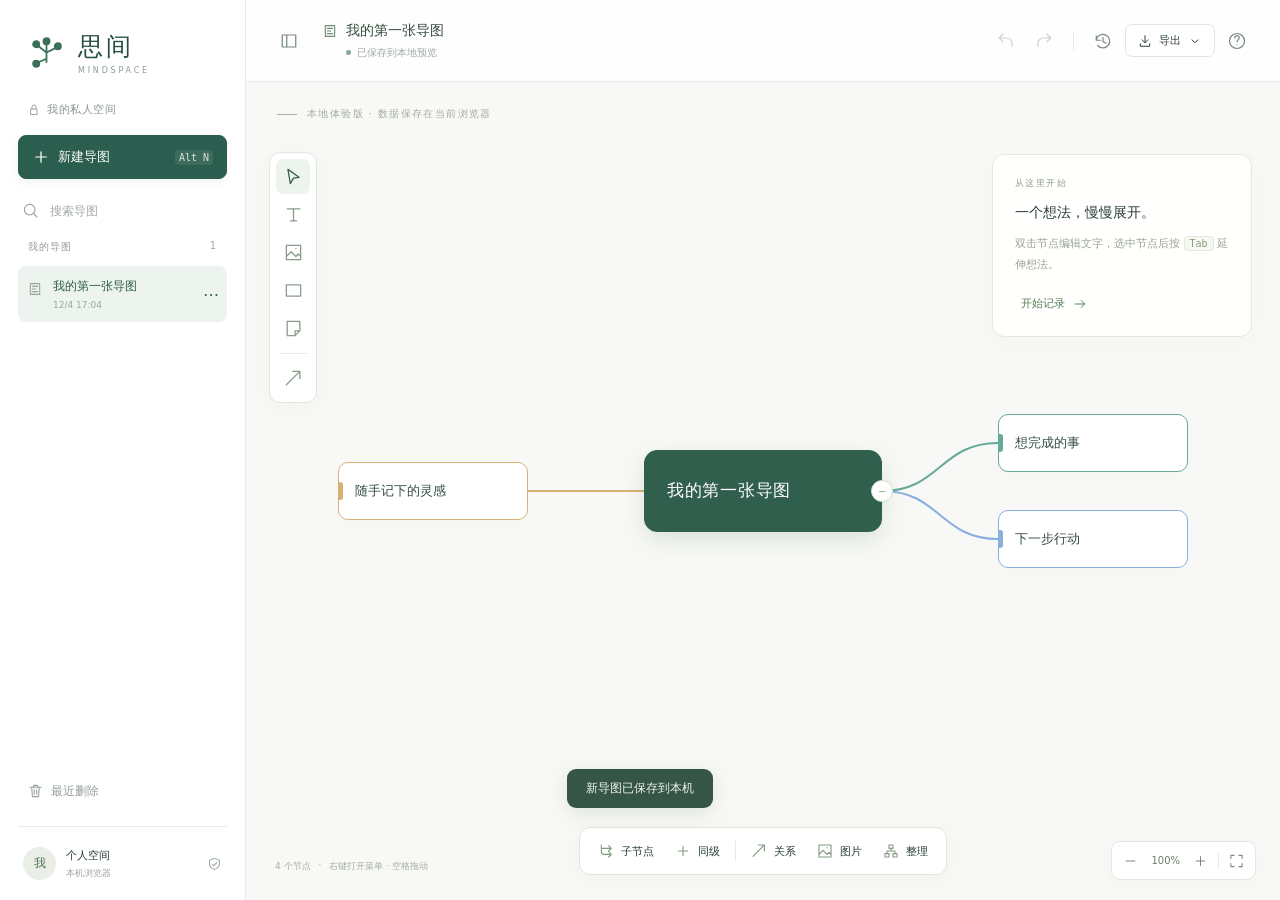
<file: index.html>
<!doctype html>
<html lang="zh-CN"><head><meta charset="utf-8"><meta name="viewport" content="width=device-width, initial-scale=1"><title>思间 · 本地体验版</title><link rel="icon" href="data:image/svg+xml,%3Csvg%20xmlns%3D%22http%3A%2F%2Fwww.w3.org%2F2000%2Fsvg%22%20viewBox%3D%220%200%2064%2064%22%3E%3Crect%20width%3D%2264%22%20height%3D%2264%22%20rx%3D%2216%22%20fill%3D%22%23315f4e%22%2F%3E%3Cg%20stroke%3D%22%23e4efdc%22%20fill%3D%22%23e4efdc%22%20stroke-width%3D%223%22%3E%3Cpath%20d%3D%22M32%2012v41M32%2031%2015%2018M32%2031%2051%2021M32%2043%2015%2052%22%2F%3E%3Ccircle%20cx%3D%2232%22%20cy%3D%2212%22%20r%3D%224%22%2F%3E%3Ccircle%20cx%3D%2214%22%20cy%3D%2218%22%20r%3D%224%22%2F%3E%3Ccircle%20cx%3D%2251%22%20cy%3D%2220%22%20r%3D%224%22%2F%3E%3Ccircle%20cx%3D%2214%22%20cy%3D%2252%22%20r%3D%224%22%2F%3E%3C%2Fg%3E%3C%2Fsvg%3E"><style>
:root{font-family:Inter,"PingFang SC","Microsoft YaHei",system-ui,sans-serif;color:#283c35;background:#f7f8f7;font-synthesis:none;--green:#285c4d;--muted:#8b9690;--border:#e7ebe7}
*{box-sizing:border-box}body{margin:0}button,input,textarea,select{font:inherit}button{cursor:pointer}button:disabled{opacity:.35;cursor:default}button,a,input,textarea,select{-webkit-tap-highlight-color:transparent}button{color:inherit;border:0;background:none}button:focus-visible,a:focus-visible{outline:3px solid #a6cbbd;outline-offset:3px}input:focus,textarea:focus,select:focus{outline:0;border-color:#82af9d}svg.icon{width:18px;height:18px;stroke:currentColor;fill:none;stroke-width:1.65;stroke-linecap:round;stroke-linejoin:round;flex-shrink:0}span[data-icon]{display:inline-flex}.hidden{display:none!important}#app{display:flex;height:100dvh;min-height:480px;overflow:hidden}.sidebar{width:246px;flex-shrink:0;background:#fff;border-right:1px solid var(--border);padding:30px 18px 0;display:flex;flex-direction:column;z-index:5;transition:margin .2s}.sidebar.collapsed{margin-left:-246px}.brand{display:flex;align-items:center;gap:11px;text-decoration:none;color:#254f41;margin:0 12px 27px;font-size:25px;font-weight:650;letter-spacing:3px}.brand small{display:block;font-size:8px;letter-spacing:2.8px;margin-top:3px;color:#8c9c92;font-weight:500}.brand-symbol{width:37px;height:39px;display:flex;align-items:center}.brand-symbol svg{width:33px;fill:#3b7059;stroke:#3b7059;stroke-width:1.7}.space-label{display:flex;align-items:center;gap:7px;font-size:11px;letter-spacing:.6px;color:#8b958d;margin:0 10px 18px}.space-label svg{width:12px;height:12px}.primary{background:#2c5e4f;color:white;border:1px solid #2c5e4f;border-radius:8px;padding:10px 16px;display:inline-flex;gap:8px;align-items:center;justify-content:center;font-size:13px;font-weight:550}.primary:hover{background:#204b3e}.new-map{width:100%;height:44px;justify-content:flex-start;padding:0 13px;box-shadow:0 3px 8px #285d4e13}.new-map kbd{margin-left:auto;background:#ffffff15;color:#d6e3db;border:0;font-size:10px;padding:2px 4px;font-weight:400}.search{margin:23px 5px 20px;display:flex;align-items:center;gap:9px;color:#99a199}.search svg{width:16px}.search input{border:0;background:none;min-width:0;width:100%;font-size:12px;color:#4d6056}.search input::placeholder{color:#a2aaa3}.section-title{display:flex;justify-content:space-between;color:#929b94;font-size:10px;letter-spacing:1px;padding:0 10px 12px}.section-title span{font-size:10px;color:#a1aaa1}.map-list{flex:1;overflow:auto;margin:0 -5px;padding:0 5px}.map-row{display:flex;align-items:center;border-radius:8px;margin-bottom:5px;padding-right:3px;transition:background .15s}.map-row:hover{background:#f6f8f5}.map-row.active{background:#edf3ef;color:#315d4b}.map-open{min-width:0;flex:1;display:flex;gap:10px;align-items:flex-start;text-align:left;padding:12px 9px}.map-open svg{width:16px;margin-top:2px;color:#96a899}.map-open .map-text{min-width:0;flex:1}.map-open strong{font-size:12px;font-weight:500;white-space:nowrap;text-overflow:ellipsis;overflow:hidden;display:block;max-width:155px}.map-open small{font-size:9px;color:#9ba69e;display:block;margin-top:5px}.map-menu{opacity:0;font-size:16px;padding:5px}.map-row:hover .map-menu,.map-row.active .map-menu{opacity:1}.sidebar-bottom{margin-top:20px}.plain{display:flex;align-items:center;gap:8px;font-size:12px;padding:10px 7px;border-radius:6px}.plain:hover{background:#f3f6f3}.trash-button{color:#929e94;margin:0 3px 16px}.trash-button svg{width:15px}.personal{border-top:1px solid var(--border);padding:20px 5px;display:flex;align-items:center;gap:10px}.avatar{width:33px;height:33px;border-radius:50%;background:#e9efe6;color:#547352;display:grid;place-items:center;font-size:12px}.personal strong{font-size:11px;font-weight:550;display:block}.personal small{font-size:9px;color:#9ca69d;display:block;max-width:135px;overflow:hidden;text-overflow:ellipsis;margin-top:4px}.personal>span{margin-left:auto;color:#9dab9e}.personal svg{width:15px}.workspace{flex:1;min-width:0;display:flex;flex-direction:column}.topbar{height:82px;flex-shrink:0;background:#ffffffed;border-bottom:1px solid var(--border);display:flex;align-items:center;padding:0 27px;gap:17px;z-index:4}.icon-button{width:32px;height:32px;display:inline-flex;align-items:center;justify-content:center;border-radius:7px;color:#7b8a80;flex-shrink:0}.icon-button:hover{background:#edf2ed;color:#2f5a48}.document-heading{flex:1;min-width:0}.document-title{display:flex;align-items:center;gap:8px}.doc-icon{color:#6f8c79}.doc-icon svg{width:16px}.document-title input{background:none;border:0;font-weight:550;font-size:14px;color:#354b3d;max-width:330px;min-width:80px;width:100%;padding:0}.document-title input:focus{box-shadow:0 1px #a4bfac}.save-state{display:flex;gap:6px;align-items:center;font-size:10px;color:#a0aaa2;padding:0;margin:6px 0 0 24px}.status-dot{width:5px;height:5px;border-radius:50%;background:#8baa93}.save-state.pending .status-dot{background:#d6ac62}.save-state.error{color:#b77664}.save-state.error .status-dot{background:#c47b65}.top-actions{display:flex;align-items:center;gap:6px}.divider{width:1px;height:20px;background:#e7ebe6;margin:0 7px}.outline{border:1px solid #dfe7df;border-radius:7px;height:33px;display:inline-flex;align-items:center;justify-content:center;gap:7px;padding:0 12px;font-size:11px;background:#fff}.outline svg{width:14px;height:14px}.outline:hover{background:#f4f7f3}.board-area{flex:1;min-height:0;display:flex;position:relative}.canvas{position:relative;flex:1;min-width:0;overflow:hidden;background-color:#f8f9f6;background-image:radial-gradient(#c4cec3 0.7px,transparent 0.7px);background-size:22px 22px;outline:none!important;touch-action:none;cursor:default}.canvas.panning{cursor:grabbing}.canvas-caption{position:absolute;left:31px;top:25px;display:flex;align-items:center;gap:10px;font-size:10px;letter-spacing:1.4px;color:#a1aba0;pointer-events:none}.caption-line{height:1px;width:20px;background:#a7b8a5}.world{position:absolute;left:50%;top:50%;transform-origin:0 0}.edges{position:absolute;overflow:visible;left:0;top:0;width:1px;height:1px;pointer-events:none}.edge{fill:none;opacity:1}.node{position:absolute;display:flex;flex-direction:column;justify-content:center;border:1px solid var(--node-line,#dfe9df);background:#fff;box-shadow:0 3px 9px #405a3b05;border-radius:10px;padding:14px 16px;color:#425b4a;user-select:none;cursor:grab;outline:none;transition:box-shadow .12s,border-color .12s}.node:focus-visible{box-shadow:0 0 0 3px #a6c5b44d}.node.root{background:#315f4e;border-color:#315f4e;color:white;border-radius:13px;box-shadow:0 8px 23px #3a604426;padding:18px 22px}.node.selected{box-shadow:0 0 0 3px var(--node-bg,#dcece0),0 4px 15px #3e573619;border-color:var(--node-line)}.node.root.selected{box-shadow:0 0 0 4px #c9dcce,0 8px 23px #3a604426}.node.drop-target{outline:3px dashed #7fb49a}.node .label{display:block;flex:0 1 auto;min-height:0;overflow:auto;overscroll-behavior:contain;overflow-wrap:anywhere;word-break:break-word;font-size:13px;line-height:22px;font-weight:500;white-space:pre-wrap}.node.root .label{font-size:17px;line-height:24px;font-weight:550;letter-spacing:.7px}.node .label[contenteditable=true]{cursor:text;user-select:text;outline:0;flex:1 1 auto;min-height:0;display:block;max-height:none;overflow:auto}.node:not(.root)::before{content:"";position:absolute;width:4px;height:18px;left:0;top:50%;transform:translateY(-50%);border-radius:0 3px 3px 0;background:var(--node-line)}.node-image{height:92px;width:100%;object-fit:cover;border-radius:5px;margin:0 0 9px;cursor:zoom-in;background:#edf1eb}.node-image-count{font-size:9px;position:absolute;right:20px;top:19px;background:#ffffffdf;color:#586e5d;padding:2px 5px;border-radius:4px}.notes-marker{display:flex;align-items:center;gap:4px;font-size:9px;color:#a3afa1;margin-top:4px}.notes-marker svg{width:11px;height:11px}.root .notes-marker{color:#c7d9ca}.collapse-node{position:absolute;top:50%;transform:translateY(-50%);right:-12px;background:#fff;border:1px solid #d5e2d4;width:22px;height:22px;border-radius:50%;display:grid;place-items:center;color:#7d9d81;font-size:10px;box-shadow:0 1px 3px #5572500b}.node.side-left .collapse-node{right:auto;left:-12px}.canvas-footer{position:absolute;left:29px;bottom:27px;display:flex;gap:8px;font-size:9px;color:#a1ada0;pointer-events:none}.zoom-controls{position:absolute;right:24px;bottom:20px;display:flex;align-items:center;background:#ffffffed;border:1px solid #e2e8df;box-shadow:0 3px 15px #4a684a07;border-radius:9px;padding:4px}.zoom-controls .icon-button{width:29px;height:29px}.zoom-controls .icon-button svg{width:15px}.zoom-controls .divider{margin:0 3px;height:16px}.zoom-value{font-size:10px;min-width:40px;color:#6b7f6e}.floating-tools{position:absolute;left:50%;bottom:25px;transform:translateX(-50%);display:flex;align-items:center;gap:3px;padding:7px 9px;background:#ffffffed;border:1px solid #e0e8dd;border-radius:11px;box-shadow:0 4px 18px #3d593b0b}.floating-tools>button{display:flex;align-items:center;gap:7px;font-size:11px;padding:8px 9px;border-radius:6px;white-space:nowrap}.floating-tools>button:hover{background:#eef4ed;color:#326246}.floating-tools svg{width:16px;height:16px;color:#829982}.floating-tools .divider{margin:0 3px}.welcome-card{position:absolute;right:28px;top:72px;width:260px;border:1px solid #e0e9dc;border-radius:12px;background:#fffffff2;padding:22px;box-shadow:0 5px 25px #49604006}.eyebrow{font-size:9px;letter-spacing:1.4px;color:#8ea187;display:block;margin-bottom:12px}.welcome-card strong{font-size:14px;font-weight:550}.welcome-card p{font-size:11px;color:#99a393;line-height:1.9;margin:12px 0 18px}.welcome-card button{font-size:11px;color:#537b54;display:flex;gap:8px;align-items:center}.welcome-card svg{width:14px}.inspector{width:274px;flex-shrink:0;border-left:1px solid var(--border);background:#fff;padding:20px;overflow:auto;display:flex;flex-direction:column}.inspector-header{display:flex;align-items:center;justify-content:space-between;margin-bottom:22px}.inspector-header strong{font-size:12px;font-weight:550}.field-label{font-size:10px;font-weight:500;display:flex;justify-content:space-between;margin:18px 0 9px;color:#7f9082}.field-label span{font-weight:400;color:#aeb7ad;font-size:9px}.field-label:first-of-type{margin-top:0}textarea,select{resize:vertical;border:1px solid #e2e8df;border-radius:7px;background:#fafbf9;padding:10px 12px;font-size:12px;line-height:1.8;color:#4d654f;max-width:100%;width:100%}textarea::placeholder{color:#b2bcb0;font-size:11px}select{font-size:11px;background:#fff;height:38px;flex-shrink:0}.color-list{display:flex;gap:12px;padding:4px 0}.color-swatch{width:22px;height:22px;background:var(--swatch);border-radius:50%;border:4px solid #fff;box-shadow:0 0 0 1px transparent}.color-swatch.active{box-shadow:0 0 0 1px var(--swatch)}.text-button{font-size:10px;color:#65916c;padding:0}.node-images{display:flex;gap:7px;flex-wrap:wrap}.attachment{position:relative}.attachment img{width:65px;height:58px;border-radius:5px;object-fit:cover;cursor:zoom-in}.attachment button{position:absolute;right:-4px;top:-4px;border-radius:50%;width:18px;height:18px;background:#fff;border:1px solid #e3e8df;color:#89967f;font-size:12px}.attachment-empty{font-size:10px;color:#b2bbae;line-height:1.8;border:1px dashed #e3e9df;border-radius:7px;padding:12px;width:100%;text-align:center}.inspector-bottom{margin-top:auto;padding-top:30px;display:flex;justify-content:space-between;gap:4px}.inspector-bottom .plain{font-size:10px;padding:8px 4px}.inspector-bottom svg{width:13px;height:13px}.danger{color:#b57d70}.toast{position:fixed;bottom:92px;left:50%;transform:translateX(-50%);padding:11px 19px;border-radius:9px;background:#2d4f40f5;color:#f0f5ed;font-size:12px;z-index:30;box-shadow:0 5px 20px #36543722;max-width:85vw;text-align:center}.menu{position:fixed;top:67px;right:53px;z-index:10;background:white;box-shadow:0 6px 35px #36543716;border:1px solid #e2e8df;border-radius:10px;padding:7px;width:230px}.menu button{width:100%;display:flex;align-items:center;text-align:left;gap:10px;padding:12px 10px;font-size:11px;border-radius:5px}.menu button:hover{background:#f2f6ef}.menu svg{width:15px;color:#87a080}.menu small{margin-left:auto;font-size:9px;color:#b0baaa}dialog{width:460px;max-width:92vw;border:1px solid #dfe7da;border-radius:16px;padding:25px;color:#435d45;box-shadow:0 15px 70px #1b341b28}dialog::backdrop{background:#24392330;backdrop-filter:blur(3px)}.dialog-header{display:flex;align-items:center;justify-content:space-between;margin-bottom:15px}.dialog-header h2{font-size:17px;margin:0;font-weight:550}#dialog-body{font-size:12px;color:#899681;line-height:1.9;max-height:60vh;overflow:auto}.dialog-actions{display:flex;justify-content:flex-end;gap:9px;margin-top:22px}.dialog-actions .outline,.dialog-actions .primary{height:36px;font-size:11px}.dialog-list-row{display:flex;align-items:center;justify-content:space-between;border-bottom:1px solid #edf1e9;padding:12px 0;gap:20px}.dialog-list-row strong{display:block;font-size:12px;color:#5a7357;font-weight:500}.dialog-list-row small{display:block;font-size:10px;color:#a5b19e}.dialog-list-row button{font-size:11px;color:#628c5c;white-space:nowrap}.help-row{display:flex;justify-content:space-between;margin:12px 0}.help-row kbd,kbd{border:1px solid #e1e7db;border-radius:4px;background:#f6f8f2;padding:1px 5px;font-size:10px;color:#8d9c82}.image-preview{max-width:100%;border-radius:6px}.loading-empty{font-size:11px;color:#a8b4a1;line-height:2.2;padding:14px 10px}.loading-mark{position:absolute;inset:0;display:grid;place-content:center;font-size:12px;letter-spacing:2px;color:#8fa08a;background:#f8f9f6d9;z-index:2}.loading-mark:before{content:"";width:23px;height:23px;border:2px solid #d8e4d0;border-top-color:#779c69;border-radius:50%;margin:0 auto 15px;animation:spin 1s linear infinite}@keyframes spin{to{transform:rotate(360deg)}}@media(min-width:1600px){.sidebar{width:266px;padding-left:23px;padding-right:23px}.sidebar.collapsed{margin-left:-266px}.topbar{height:88px}.node .label{font-size:14px}}@media(max-width:1100px){.sidebar{width:215px}.sidebar.collapsed{margin-left:-215px}.inspector{width:240px;padding:16px}.canvas-footer .shortcut-hint{display:none}.floating-tools>button{padding:8px 6px}.floating-tools>button span:not([data-icon]){display:none}.topbar{padding:0 17px;gap:10px}.top-actions{gap:2px}.document-title input{max-width:230px}}@media(max-width:760px){.sidebar{position:absolute;top:0;bottom:0;box-shadow:5px 0 30px #39503415}.sidebar.collapsed{margin-left:-246px}.topbar{height:73px;padding:0 12px;gap:8px}.top-actions #history,.top-actions #help,.top-actions .divider{display:none}.top-actions #export{padding:0 9px;font-size:0;gap:0}.top-actions #export svg:last-child{display:none}.document-title input{font-size:12px;max-width:180px}.save-state{font-size:8px;margin-left:0}.doc-icon{display:none}.top-actions .icon-button{width:27px}.inspector{position:absolute;right:0;top:0;bottom:0;width:245px;box-shadow:-5px 0 25px #3950340c;z-index:3}.canvas-caption{font-size:9px;left:20px;top:20px}.canvas-footer{left:20px;bottom:72px}.floating-tools{left:20px;transform:none;bottom:21px;gap:0;padding:5px}.zoom-controls{right:14px}.zoom-controls .icon-button{width:24px}.zoom-value{min-width:32px}.welcome-card{right:18px;top:60px;width:240px}.menu{right:16px}.new-map kbd{display:none}}

.inspector{position:absolute;right:0;top:0;bottom:0;z-index:3;box-shadow:-4px 0 20px #36543705}

.basic-tools{position:absolute;left:23px;top:70px;z-index:5;padding:6px;background:#fff;border:1px solid #e0e7dd;border-radius:11px;box-shadow:0 4px 20px #41613d09;display:flex;flex-direction:column;gap:3px}.basic-tools button{width:34px;height:35px;display:grid;place-items:center;border-radius:7px;color:#8a9d8a}.basic-tools button:hover,.basic-tools button.active{background:#edf4ed;color:#376448}.basic-tools .icon{width:19px;height:19px}.tool-separator{height:1px;background:#e5ece2;margin:4px 3px}.line-options{position:absolute;left:80px;top:245px;z-index:8;background:#fff;padding:5px;border:1px solid #e1e8dd;border-radius:8px;box-shadow:0 4px 22px #4866440e}.line-options button{display:flex;align-items:center;gap:12px;padding:9px 12px;width:100%;font-size:18px;color:#607d61;border-radius:5px}.line-options button span{font-size:11px}.line-options button:hover{background:#f0f5ed}.format-toolbar{position:absolute;top:17px;left:50%;transform:translateX(-50%);display:flex;gap:10px;align-items:center;background:#fff;border:1px solid #e0e8dc;border-radius:9px;box-shadow:0 3px 19px #365b320b;padding:6px 8px;z-index:7;max-width:calc(100% - 30px)}.text-format,.connector-format{display:flex;align-items:center;gap:5px}.format-toolbar select{width:auto;max-width:109px;background:none;border:0;padding:4px 5px;height:29px;font-size:11px;cursor:pointer}.format-toolbar input[type=number]{width:49px;height:27px;border:0;border-left:1px solid #e4ebe0;background:white;font-size:12px;text-align:center;color:#5d7358}.format-toolbar button{width:28px;height:28px;border-radius:5px;font-size:16px;color:#71856c}.format-toolbar button:hover,.format-toolbar button[aria-pressed=true]{background:#eaf2e5;color:#355c32}.format-bold{font-family:Georgia,serif;font-weight:700;text-decoration:underline}.color-control{display:flex;align-items:center;justify-content:center;width:27px;height:27px;position:relative;font-size:15px;border-bottom:3px solid var(--text-color,#375333);cursor:pointer}.color-control input{position:absolute;inset:0;opacity:0;width:100%;height:100%;cursor:pointer}.connector-format input[type=color]{border:0;background:none;padding:3px;width:25px;height:27px;cursor:pointer}.connector-format{border-left:1px solid #e4ebe0;padding-left:5px}#locked-hint{font-size:10px;color:#b49c6b;white-space:nowrap;padding:0 5px}.node>.node-image,.node>.notes-marker{flex-shrink:0}.node.free-object{cursor:grab;box-shadow:0 3px 12px #37523405}.node.free-text{border-color:transparent;background:transparent;box-shadow:none;padding:6px}.node.free-text:before,.node.free-image:before{display:none}.node.free-text.selected{border:1px dashed #8eaf88;box-shadow:none}.node.free-note{border-radius:3px;background:#fbf3c9!important;border:1px solid #e8dba0!important;box-shadow:1px 6px 12px #8c79390c;padding:18px}.node.free-rectangle{border-radius:5px;background:var(--node-bg)}.node.free-image{padding:0;border-radius:5px;overflow:visible;background:none;border:1px solid transparent;box-shadow:none}.node.free-image.selected{border-color:#92ac89;box-shadow:0 0 0 2px #dce9d3}.node.free-image>.node-image{width:100%;height:100%;margin:0;object-fit:contain;border-radius:4px;background:#ffffff80}.node.free-image>.label,.node.free-image>.notes-marker{display:none}.node.locked{cursor:default}.object-lock{position:absolute;right:5px;bottom:-19px;font-size:9px;letter-spacing:.3px;color:#9eae93;pointer-events:none}.resize-handle{position:absolute;right:-5px;bottom:-5px;width:10px;height:10px;background:#fff;border:1px solid #7c9e6e;border-radius:2px;cursor:nwse-resize;z-index:2}.link-hit{fill:none;stroke:transparent;stroke-width:14;pointer-events:stroke;cursor:pointer}.free-link{fill:none;pointer-events:none}.link-endpoint{fill:white;stroke:#688960;stroke-width:1.4;pointer-events:all;cursor:crosshair}.edges{pointer-events:none}.canvas.tool-crosshair{cursor:crosshair}.tool-hint{position:absolute;top:68px;left:50%;transform:translateX(-50%);pointer-events:none;font-size:11px;background:#f4f8efdf;border:1px solid #e2ebda;border-radius:20px;padding:7px 15px;color:#78926e;z-index:6;white-space:nowrap}.context-menu{position:fixed;z-index:60;min-width:211px;padding:6px;background:#fff;border:1px solid #e1e8dd;border-radius:10px;box-shadow:0 8px 36px #294b2621}.context-menu button{width:100%;display:flex;justify-content:space-between;align-items:center;padding:9px 10px;text-align:left;font-size:11px;gap:24px;border-radius:5px;white-space:nowrap}.context-menu button:hover{background:#eff5e9}.context-menu small{font-size:9px;color:#a1ae98}.context-menu .menu-separator{height:1px;background:#e8eee2;margin:5px 3px}.context-menu .danger{color:#b57d70}.context-menu button:disabled{opacity:.35}.canvas-caption{transition:opacity .15s}.canvas:has(.format-toolbar:not(.hidden)) .canvas-caption{opacity:0}.node-images.drop-over{outline:2px dashed #89ac78}.canvas.file-over{box-shadow:inset 0 0 0 3px #90b57f}#inspector.is-image #parent-select,#inspector.is-free #parent-select{display:none}#inspector.is-free #fold{display:none}@media(max-width:950px){.format-toolbar{left:81px;transform:none}.format-toolbar .text-format{gap:2px}.format-toolbar select{max-width:80px}.format-toolbar .connector-format{padding-left:3px}.basic-tools{left:18px}}@media(max-width:600px){.format-toolbar{left:12px;right:12px;top:14px;max-width:none;justify-content:center;flex-wrap:wrap;gap:3px;padding:5px}.format-toolbar input[type=number]{width:43px}.format-toolbar select{max-width:81px}.format-toolbar .connector-format{border-left:0}.basic-tools{left:12px;top:80px}.basic-tools button{width:29px;height:31px}.tool-hint{top:60px;font-size:9px}.line-options{left:61px;top:244px}}

.rename-label{display:block;font-size:12px;color:#4f6856;margin:4px 0 8px}.rename-input{display:block;width:100%;border:1px solid #d8e3d8;border-radius:8px;padding:11px 12px;background:#fff;color:#354b3d;font-size:14px}.rename-input:focus{outline:2px solid #dceade;outline-offset:1px;border-color:#82af9d}.rename-input[aria-invalid="true"]{border-color:#bd7869}.rename-hint{font-size:11px;margin:9px 0 0;color:#929e8e}.rename-error{font-size:12px;color:#aa5e4e;margin:9px 0 0}

.canvas{overflow:clip}.connection-caption{cursor:text;pointer-events:all}.connection-caption rect{fill:#f8f9f6;stroke:none}.connection-caption text{font:12px "Microsoft YaHei","PingFang SC",Arial,sans-serif;fill:#506a59;user-select:none}.tree-link-hit:focus-visible,.link-hit:focus-visible{stroke:#96b5a5;stroke-opacity:.25;outline:none}.format-toolbar .line-label-button{width:auto;min-width:58px;padding:0 7px;font-size:11px;white-space:nowrap}#connection-label-input{background:#fff;font-size:14px}

.branch-handle{cursor:crosshair;touch-action:none;user-select:none}.branch-handle.empty{opacity:0;transition:opacity .12s}.node:hover>.branch-handle,.node.selected>.branch-handle,.node:focus-within>.branch-handle{opacity:1}.branch-handle:hover{border-color:#72a58b;background:#eff7f1}.canvas.drawing-child,.canvas.drawing-child .branch-handle{cursor:crosshair}.child-drag-preview{pointer-events:none}.child-drag-preview path{fill:none;stroke:#73a68c;stroke-width:1.7;stroke-dasharray:5 4}.child-drag-preview rect{fill:#ffffffdf;stroke:#76a78e;stroke-width:1.4;stroke-dasharray:5 3}.child-drag-preview text{font:13px "Microsoft YaHei","PingFang SC",Arial,sans-serif;fill:#476c55}.child-drag-preview .child-drag-instruction{font-size:11px;fill:#7c927b}

.selection-marquee{position:absolute;z-index:12;border:1.5px dashed #4b967c;background:#7ab59b20;pointer-events:none}.selection-tools{position:absolute;left:50%;bottom:83px;transform:translateX(-50%);z-index:10;display:flex;align-items:center;gap:5px;white-space:nowrap;background:#fff;border:1px solid #dce7dc;border-radius:9px;padding:6px 8px;box-shadow:0 4px 20px #41613d12;font-size:11px}.selection-tools>span{color:#849780;padding:0 7px}.selection-tools button{padding:7px 9px;border-radius:5px;color:#466d50}.selection-tools button:hover{background:#edf5ea}.group-selection-outline{position:absolute;border:1.5px dashed #75a68b;border-radius:12px;pointer-events:none}.node[aria-selected=true]{outline:1px solid #75a68b}@media(max-width:760px){.selection-tools{left:12px;right:12px;transform:none;bottom:78px;max-width:calc(100% - 24px);flex-wrap:wrap;justify-content:center;white-space:normal}}

.node.relation-source{outline:2px dashed #55937a;outline-offset:6px}.floating-tools>button.active{background:#e7f1e8;color:#326246}

.node.rectangle-node{border-radius:5px;background:var(--node-bg);padding:14px 16px;box-shadow:0 3px 12px #37523405}

.format-toolbar{flex-wrap:wrap;justify-content:center}.connector-format{flex-wrap:wrap;justify-content:center}

.connection-cut{opacity:0;pointer-events:none;cursor:pointer;transition:opacity .12s}.connection-control:hover>.connection-cut,.connection-control:focus-within>.connection-cut,.connection-control.active>.connection-cut,.connection-cut:focus-visible{opacity:1;pointer-events:all}.connection-cut .cut-background{fill:#fff;stroke:#d5dfd5;stroke-width:1.2}.connection-cut .cut-icon{fill:none;stroke:#738c78;stroke-width:1.5;stroke-linecap:round}.connection-cut:hover .cut-background,.connection-cut:focus-visible .cut-background{fill:#fff3eb;stroke:#bf8e73}.connection-cut:hover .cut-icon{stroke:#a35d42}.connection-cut:focus-visible{outline:none}.format-toolbar .cut-line-button{color:#a36a50}

.context-menu,.selection-tools,.format-toolbar,.basic-tools{user-select:none}.context-menu input,.context-menu textarea,.format-toolbar input{user-select:text}.selection-tools button:disabled{opacity:.4;cursor:default}

.selection-tools{width:max-content;max-width:calc(100% - 24px);flex-wrap:wrap;justify-content:center;white-space:normal}
</style></head>
<body>
<div id="app">
<aside class="sidebar" id="sidebar">
 <a class="brand" href="#"><span class="brand-symbol"><svg viewBox="0 0 32 32"><path d="M16 6v20M16 16 7 9M16 16 26 11M16 22 7 26"/><circle cx="16" cy="5" r="3"/><circle cx="6" cy="8" r="3"/><circle cx="27" cy="10" r="3"/><circle cx="6" cy="27" r="3"/></svg></span><span>思间<small>MINDSPACE</small></span></a>
 <div class="space-label"><span data-icon="lock"></span> 我的私人空间</div>
 <button class="primary new-map" id="new-map"><span data-icon="plus"></span>新建导图 <kbd>Alt N</kbd></button>
 <label class="search"><span data-icon="search"></span><input id="map-search" placeholder="搜索导图" aria-label="搜索导图"></label>
 <div class="section-title">我的导图 <span id="map-count">0</span></div>
 <nav id="map-list" class="map-list" aria-label="导图列表"></nav>
 <div class="sidebar-bottom"><button class="plain trash-button" id="trash"><span data-icon="trash"></span>最近删除</button><div class="personal"><div class="avatar" id="avatar">我</div><div><strong>个人空间</strong><small id="user-name">正在连接…</small></div><span data-icon="shield"></span></div></div>
</aside>
<main class="workspace">
 <header class="topbar"><button class="icon-button" id="toggle-sidebar" aria-label="切换侧栏" data-icon="panel"></button><div class="document-heading"><div class="document-title"><span class="doc-icon" data-icon="map"></span><input id="map-title" aria-label="导图名称" maxlength="100" value="思间"></div><button class="save-state" id="save-state"><span class="status-dot"></span><span id="save-text">正在读取本机数据</span></button></div><div class="top-actions"><button class="icon-button" id="undo" title="撤销 Ctrl+Z" aria-label="撤销" data-icon="undo"></button><button class="icon-button" id="redo" title="重做 Ctrl+Shift+Z" aria-label="重做" data-icon="redo"></button><div class="divider"></div><button class="icon-button" id="history" aria-label="历史版本" title="历史版本" data-icon="history"></button><button class="outline" id="export"><span data-icon="download"></span>导出<span data-icon="chevron"></span></button><button class="icon-button" id="help" aria-label="操作帮助" data-icon="help"></button></div></header>
 <div class="board-area"><section id="canvas" class="canvas" tabindex="0" aria-label="思维导图画布"><div class="canvas-caption"><span class="caption-line"></span>本地体验版 · 数据保存在当前浏览器</div>
<div id="basic-tools" class="basic-tools" aria-label="画布工具">
<button data-tool="select" class="active" title="选择 / 移动 V" aria-label="选择工具"><span data-icon="pointer"></span></button>
<button data-tool="text" title="文字 T" aria-label="插入文字"><span data-icon="type"></span></button>
<button id="canvas-image" title="插入图片" aria-label="插入独立图片"><span data-icon="image"></span></button>
<button data-tool="rectangle" title="矩形节点 R" aria-label="插入矩形节点"><span data-icon="rectangle"></span></button>
<button data-tool="note" title="便签 N" aria-label="插入便签"><span data-icon="sticky"></span></button>
<div class="tool-separator"></div>
<button id="line-tool" title="连线 L" aria-label="连线工具"><span data-icon="connector"></span></button>
</div>
<div id="line-options" class="line-options hidden"><button data-line-mode="straight">↗ <span>直线</span></button><button data-line-mode="elbow">↳ <span>折线</span></button><button data-line-mode="curve">⌁ <span>曲线</span></button><button data-relationship-mode>┄ <span>关系虚线</span></button></div>
<div id="format-toolbar" class="format-toolbar hidden" aria-label="基础格式">
<div class="text-format">
<select id="font-family" aria-label="字体"><option value="sans">系统黑体</option><option value="serif">宋体</option><option value="mono">等宽字体</option></select>
<input id="font-size" type="number" min="10" max="96" step="1" aria-label="字号" title="字号">
<button id="font-bold" class="format-bold" aria-label="加粗" title="加粗 Ctrl+B" aria-pressed="false">B</button>
<select id="text-align" aria-label="文字对齐"><option value="left">左对齐</option><option value="center">居中</option><option value="right">右对齐</option></select>
<label class="color-control" title="文字颜色">A<input id="text-color" type="color" aria-label="文字颜色"></label>
</div>
<div class="connector-format">
<button id="cut-line" class="line-label-button cut-line-button" title="剪断当前连线，保留两端节点" aria-label="剪断连线">✂ 剪断</button>
<button id="line-label" class="line-label-button" aria-label="编辑连线文字" title="添加或修改连线文字">连线文字</button>
<select id="line-type" aria-label="连线样式"><option value="straight">直线</option><option value="elbow">折线</option><option value="curve">曲线</option></select>
<select id="line-dash" aria-label="实线或虚线"><option value="solid">实线</option><option value="dashed">虚线</option></select>
<select id="line-width" aria-label="连线粗细"><option value="1">细</option><option value="2">标准</option><option value="3">粗</option></select>
<button id="line-arrow" aria-label="连线箭头" aria-pressed="true" title="显示箭头">↗</button>
<input id="line-color" type="color" aria-label="连线颜色" title="连线颜色"><button id="copy-line-style" class="line-label-button" title="复制当前线条的颜色、粗细、虚实、线型和箭头">复制样式</button><button id="paste-line-style" class="line-label-button" title="将复制的线条样式应用到当前连线">粘贴样式</button>
</div><span id="locked-hint" class="hidden">已锁定</span>
</div>
<div id="tool-hint" class="tool-hint hidden" role="status"></div><div id="world" class="world"><svg id="edges" class="edges" role="group" aria-label="导图连线"></svg><div id="nodes"></div></div><div id="welcome" class="welcome-card hidden"><span class="eyebrow">从这里开始</span><strong>一个想法，慢慢展开。</strong><p>双击节点编辑文字，选中节点后按 <kbd>Tab</kbd> 延伸想法。</p><button id="dismiss-welcome">开始记录 <span data-icon="arrow"></span></button></div><div class="canvas-footer"><span id="node-count">0 个节点</span><span>·</span><span class="shortcut-hint">右键打开菜单 · 空格拖动</span></div><div class="zoom-controls"><button class="icon-button" id="zoom-out" aria-label="缩小" data-icon="minus"></button><button class="zoom-value" id="zoom-value" title="重置为 100%">100%</button><button class="icon-button" id="zoom-in" aria-label="放大" data-icon="plus"></button><div class="divider"></div><button class="icon-button" id="fit" aria-label="适应画布" title="适应画布" data-icon="fit"></button></div><div class="floating-tools"><button id="add-child" title="添加子节点 Tab"><span data-icon="branch"></span><span>子节点</span></button><button id="add-sibling" title="添加同级节点 Enter"><span data-icon="plus"></span><span>同级</span></button><div class="divider"></div><button id="add-relation" title="连接两个主题的关系虚线"><span data-icon="connector"></span><span>关系</span></button><button id="add-image" title="插入图片"><span data-icon="image"></span><span>图片</span></button><button id="arrange" title="自动整理"><span data-icon="layout"></span><span>整理</span></button></div></section>
 <aside id="inspector" class="inspector hidden"><div class="inspector-header"><strong>节点详情</strong><button class="icon-button" id="close-inspector" aria-label="关闭节点详情" data-icon="close"></button></div><label class="field-label" for="node-label">想法</label><textarea id="node-label" maxlength="2000" rows="3" placeholder="写下你的想法"></textarea><div class="field-label">分支颜色</div><div id="colors" class="color-list"></div><label class="field-label" for="node-notes">备注 <span>可选</span></label><textarea id="node-notes" maxlength="10000" rows="5" placeholder="补充细节、链接，或者留给以后的自己…"></textarea><div class="field-label">图片 <button class="text-button" id="inspector-image">添加</button></div><div id="node-images" class="node-images"></div><div class="field-label">上级节点</div><select id="parent-select" aria-label="更改上级节点"></select><div class="inspector-bottom"><button class="plain" id="fold"><span data-icon="fold"></span><span>折叠分支</span></button><button class="plain danger" id="delete-node"><span data-icon="trash"></span>删除节点</button></div></aside></div>
</main></div>
<div id="toast" class="toast hidden" role="status"></div><div id="export-menu" class="menu hidden"><button id="export-png"><span data-icon="image"></span>导出为图片 <small>PNG</small></button><button id="export-backup"><span data-icon="archive"></span>导出完整备份 <small>含图片</small></button><button id="import-backup"><span data-icon="upload"></span>导入备份文件</button></div>
<dialog id="dialog"><div class="dialog-header"><h2 id="dialog-title"></h2><button id="dialog-close" class="icon-button" aria-label="关闭弹窗" data-icon="close"></button></div><div id="dialog-body"></div><div id="dialog-actions" class="dialog-actions"></div></dialog>
<input type="file" id="image-input" accept="image/png,image/jpeg,image/webp,image/gif" hidden><input type="file" id="backup-input" accept=".json,.mindspace" hidden>
<script type="module">
const COLORS=["teal","blue","rose","amber","violet"],ID=/^[a-zA-Z0-9_-]{1,100}$/,HEX=/^#[0-9a-fA-F]{6}$/;
const fonts={sans:'"Microsoft YaHei","PingFang SC",Arial,sans-serif',serif:'"SimSun","Songti SC",serif',mono:'"Consolas","Courier New",monospace'};
function textStyle(n){const s=n.style||{};return {family:fonts[s.fontFamily]||fonts.sans,size:s.fontSize||(n.kind==="rectangle"?16:n.free?(n.kind==="text"?24:16):(n.parentId===null&&!n.detached?17:13)),bold:s.bold??(n.parentId===null&&!n.detached&&!n.free&&n.kind!=="rectangle"),align:s.align||"left",color:s.textColor||(n.parentId===null&&!n.detached&&!n.free&&n.kind!=="rectangle"?"#ffffff":"#354e40")};}
function style(s={}){const n=Number(s.fontSize);return {fontFamily:["sans","serif","mono"].includes(s.fontFamily)?s.fontFamily:"sans",...(Number.isFinite(n)?{fontSize:Math.max(10,Math.min(96,Math.round(n)))}:{}),...(typeof s.bold==="boolean"?{bold:s.bold}:{}),align:["left","center","right"].includes(s.align)?s.align:"left",...(HEX.test(s.textColor)?{textColor:s.textColor}:{})};}
function point(n){return Number.isFinite(n)&&Math.abs(n)<=100000;}
function validateGraph(value){
 if(!value||value.version!==1||!Array.isArray(value.nodes)||value.nodes.length<1||value.nodes.length>1000)throw new Error("导图需要包含 1–1000 个节点");
 const ids=new Set(),nodes=value.nodes.map(n=>{
  if(!n||!ID.test(n.id)||ids.has(n.id))throw new Error("节点编号不正确");ids.add(n.id);
  if(typeof n.label!=="string"||n.label.length>2000||typeof(n.notes??"")!=="string"||(n.notes??"").length>10000)throw new Error("节点文字过长");
  if(typeof(n.edgeLabel??"")!=="string"||(n.edgeLabel??"").length>100)throw new Error("连线文字最多 100 个字符");
  if(!point(n.x)||!point(n.y))throw new Error("节点位置不正确");
  if(n.parentId!==null&&!ID.test(n.parentId))throw new Error("节点关系不正确");
  if(n.groupId!=null&&(typeof n.groupId!=="string"||!ID.test(n.groupId)))throw new Error("编组编号不正确");
  const images=n.images??[];if(!Array.isArray(images)||images.length>8||images.some(a=>!ID.test(a)))throw new Error("图片引用不正确");
  const rectangle=n.kind==="rectangle",free=!!n.free&&!rectangle;if(n.free&&(n.parentId!==null||!["text","image","rectangle","note"].includes(n.kind)))throw new Error("自由对象类型不正确");
  return {id:n.id,parentId:n.parentId,label:n.label,x:n.x,y:n.y,color:COLORS.includes(n.color)?n.color:"teal",side:n.side==="left"?"left":"right",collapsed:!!n.collapsed,detached:!!n.detached,notes:n.notes??"",images,style:style(n.style),locked:!!n.locked,lineType:["straight","elbow","curve"].includes(n.lineType)?n.lineType:"curve",arrow:!!n.arrow,lineDashed:!!n.lineDashed,lineWidth:[1,2,3].includes(n.lineWidth)?n.lineWidth:2,...(HEX.test(n.lineColor)?{lineColor:n.lineColor}:{}),edgeLabel:n.edgeLabel??"",groupId:n.groupId||null,...(free?{free:true,kind:n.kind,width:Math.max(70,Math.min(1600,Number(n.width)||240)),height:Math.max(30,Math.min(1600,Number(n.height)||100))}:rectangle?{kind:"rectangle",width:Math.max(70,Math.min(1600,Number(n.width)||260)),height:Math.max(30,Math.min(1600,Number(n.height)||120))}:{})};
 });
 const tree=nodes.filter(n=>!n.free);if(!tree.some(n=>n.parentId===null))throw new Error("导图需要至少一个主题");
 const byId=new Map(tree.map(n=>[n.id,n]));for(const n of tree){let cur=n;const seen=new Set();while(cur.parentId!==null){if(seen.has(cur.id))throw new Error("节点关系不能形成循环");seen.add(cur.id);cur=byId.get(cur.parentId);if(!cur)throw new Error("找不到上级节点");}}
 if(!Array.isArray(value.links??[])||(value.links??[]).length>1500)throw new Error("连线数量不正确");
 const links=(value.links??[]).map(l=>{if(!ID.test(l.id)||ids.has(l.id))throw new Error("连线编号不正确");ids.add(l.id);if(typeof(l.label??"")!=="string"||(l.label??"").length>100)throw new Error("连线文字最多 100 个字符");if(![l.x1,l.y1,l.x2,l.y2].every(point))throw new Error("连线位置不正确");if(l.from&&!nodes.some(n=>n.id===l.from)||l.to&&!nodes.some(n=>n.id===l.to)||l.from&&l.from===l.to)throw new Error("连线对象不正确");return {id:l.id,from:l.from||null,to:l.to||null,x1:l.x1,y1:l.y1,x2:l.x2,y2:l.y2,type:["straight","elbow","curve"].includes(l.type)?l.type:"straight",arrow:l.arrow!==false,color:HEX.test(l.color)?l.color:"#718b7d",width:[1,2,3].includes(l.width)?l.width:2,dashed:!!l.dashed,locked:!!l.locked,label:l.label??""};});
 let viewport={x:0,y:0,scale:1};if(value.viewport&&[value.viewport.x,value.viewport.y,value.viewport.scale].every(Number.isFinite))viewport={x:Math.max(-100000,Math.min(100000,value.viewport.x)),y:Math.max(-100000,Math.min(100000,value.viewport.y)),scale:Math.max(.15,Math.min(2.5,value.viewport.scale))};
 return {version:1,nodes,links,viewport};
}
const palette={teal:{line:"#67a99b",bg:"#edf6f2",ink:"#215d51"},blue:{line:"#8aaede",bg:"#eff4fc",ink:"#42658d"},rose:{line:"#d9a0a6",bg:"#fbf0f1",ink:"#96535f"},amber:{line:"#d5b273",bg:"#fcf5e8",ink:"#8c6d38"},violet:{line:"#ae9bd3",bg:"#f3effb",ink:"#786397"}};
function branchLineStyle(n){return {type:n.lineType||"curve",arrow:!!n.arrow,dashed:!!n.lineDashed,color:HEX.test(n.lineColor)?n.lineColor:(palette[n.color]||palette.teal).line,width:[1,2,3].includes(n.lineWidth)?n.lineWidth:2};}
function nodeSize(n){const t=textStyle(n),sized=n.free||n.kind==="rectangle",w=sized?n.width||(n.kind==="rectangle"?260:240):n.parentId===null&&!n.detached?238:190,pad=n.free&&n.kind==="text"?12:34;if(n.free&&n.kind==="image")return {w,h:n.height||180};const lines=Math.min(sized?30:12,Math.max(1,n.label.split("\n").reduce((sum,line)=>sum+Math.max(1,Math.ceil([...line].length/Math.max(2,Math.floor((w-pad)/t.size)))),0))),content=Math.ceil(t.size*1.5)*lines+pad+(n.images?.length?106:0)+(n.notes?16:0);return {w,h:sized?Math.max(n.kind==="text"?38:n.height||(n.kind==="rectangle"?120:100),content):Math.max(n.parentId===null&&!n.detached?82:58,content)};}
function descendants(nodes,id){const result=new Set();function visit(pid){for(const n of nodes.filter(n=>n.parentId===pid)){if(!result.has(n.id)){result.add(n.id);visit(n.id);}}}visit(id);return result;}
function visibleNodes(nodes){const map=new Map(nodes.map(n=>[n.id,n]));return nodes.filter(n=>{let p=map.get(n.parentId);while(p){if(p.collapsed)return false;p=map.get(p.parentId);}return true;});}
function arrange(data){
 const nodes=data.nodes.filter(n=>!n.free),roots=nodes.filter(n=>n.parentId===null);if(!roots.length)return data;
 const children=id=>nodes.filter(n=>n.parentId===id);
 function height(n){const ch=n.collapsed?[]:children(n.id);return Math.max(nodeSize(n).h,ch.reduce((s,c)=>s+height(c)+28,0)-28);}
 function place(n,x,y,side,color){n.x=x;n.y=y;n.side=side;n.color=color;const ch=n.collapsed?[]:children(n.id);let top=y-ch.reduce((s,c)=>s+height(c)+28,0)/2+14;for(const c of ch){const h=height(c);place(c,x+(side==="left"?-1:1)*(nodeSize(n).w/2+nodeSize(c).w/2+88),top+h/2,side,color);top+=h+28;}}
 let bottom=null;for(const root of roots){
  root.x=0;root.y=0;
  for(const side of ["left","right"]){const branches=children(root.id).filter(n=>n.side===side);let top=-branches.reduce((s,n)=>s+height(n)+38,0)/2+19;for(const b of branches){const h=height(b);place(b,(side==="left"?-1:1)*(nodeSize(root).w/2+nodeSize(b).w/2+116),top+h/2,side,b.color);top+=h+38;}}
  const ids=descendants(nodes,root.id);ids.add(root.id);const branch=visibleNodes(nodes).filter(n=>ids.has(n.id)),top=Math.min(...branch.map(n=>n.y-nodeSize(n).h/2)),shift=bottom===null?0:bottom+120-top;
  for(const n of nodes)if(ids.has(n.id))n.y+=shift;bottom=Math.max(...branch.map(n=>n.y+nodeSize(n).h/2));
 }
 return data;
}
// A peer topic is an independent tree, placed below the anchor without moving existing content.
function placePeerTopic(data,node,anchor){
 const ids=descendants(data.nodes,anchor.id);ids.add(anchor.id);const occupied=visibleNodes(data.nodes),branch=occupied.filter(n=>ids.has(n.id)),z=nodeSize(node);
 node.x=anchor.x;node.y=Math.max(...branch.map(n=>n.y+nodeSize(n).h/2))+120+z.h/2;
 for(let tries=0;tries<=occupied.length;tries++){const overlap=occupied.filter(n=>{const size=nodeSize(n);return Math.abs(node.x-n.x)<(z.w+size.w)/2+36&&Math.abs(node.y-n.y)<(z.h+size.h)/2+60;});if(!overlap.length)break;node.y=Math.max(...overlap.map(n=>n.y+nodeSize(n).h/2))+120+z.h/2;}
 return node;
}
function canRemoveNodes(nodes,ids){const remove=new Set(ids);return nodes.some(n=>!n.free&&n.parentId===null&&!remove.has(n.id));}
// Add one node beside its parent without rearranging any existing objects.
function placeNewNode(data,node){
 const parent=data.nodes.find(n=>n.id===node.parentId);if(!parent)return node;
 const z=nodeSize(node),pz=nodeSize(parent),sign=node.side==="left"?-1:1;
 node.x=parent.x+sign*(pz.w/2+z.w/2+(parent.parentId===null?116:88));
 const siblings=data.nodes.filter(n=>!n.free&&n.parentId===parent.id&&n.side===node.side);
 node.y=siblings.length?Math.max(...siblings.map(n=>n.y+nodeSize(n).h/2))+28+z.h/2:parent.y;
 const occupied=visibleNodes(data.nodes);for(let tries=0;tries<=occupied.length;tries++){
  const overlap=occupied.filter(n=>{const size=nodeSize(n);return Math.abs(node.x-n.x)<(z.w+size.w)/2+18&&Math.abs(node.y-n.y)<(z.h+size.h)/2+24;});
  if(!overlap.length)break;node.y=Math.max(...overlap.map(n=>n.y+nodeSize(n).h/2))+24+z.h/2;
 }
 return node;
}
function connectionCaption(a,b,text){
 text=String(text||"").trim();if(!text)return null;
 const lines=[];for(const paragraph of text.split("\n")){const chars=[...paragraph];if(!chars.length)lines.push("");for(let i=0;i<chars.length;i+=14)lines.push(chars.slice(i,i+14).join(""));}
 const width=Math.max(28,...lines.map(s=>[...s].reduce((w,c)=>w+(/[\u0000-\u00ff]/.test(c)?7:12),0)+18)),height=lines.length*18+6,x=(a.x+b.x)/2,y=(a.y+b.y)/2;
 return {x,y,width,height,lines};
}

function connectionPoints(l,nodes){const map=new Map(nodes.map(n=>[n.id,n])),a=map.get(l.from),b=map.get(l.to);let p={x:a?a.x:l.x1,y:a?a.y:l.y1},q={x:b?b.x:l.x2,y:b?b.y:l.y2};function border(n,towards){if(!n)return null;const z=nodeSize(n),dx=towards.x-n.x,dy=towards.y-n.y,k=1/Math.max(Math.abs(dx)/(z.w/2),Math.abs(dy)/(z.h/2),.001);return {x:n.x+dx*k,y:n.y+dy*k};}return {a:a?border(a,q):p,b:b?border(b,p):q};}
function connectionPath(a,b,type="straight"){if(Math.abs(a.x-b.x)<.01)return "M "+a.x+" "+a.y+" L "+b.x+" "+b.y;const mx=(a.x+b.x)/2;return type==="elbow"?"M "+a.x+" "+a.y+" H "+mx+" V "+b.y+" H "+b.x:type==="curve"?"M "+a.x+" "+a.y+" C "+mx+" "+a.y+", "+mx+" "+b.y+", "+b.x+" "+b.y:"M "+a.x+" "+a.y+" L "+b.x+" "+b.y;}
function newGraph(welcome=false){const root={id:crypto.randomUUID(),parentId:null,label:welcome?"我的第一张导图":"中心主题",x:0,y:0,color:"teal",side:"right",collapsed:false,notes:"",images:[]};const nodes=[root];if(welcome){[["想完成的事","teal","right"],["下一步行动","blue","right"],["随手记下的灵感","amber","left"]].forEach(([label,color,side])=>{nodes.push({id:crypto.randomUUID(),parentId:root.id,label,x:0,y:0,color,side,notes:"",images:[],collapsed:false});});}return arrange({version:1,nodes,links:[],viewport:{x:0,y:0,scale:1}});}

function groupMembers(nodes,ids){const selected=new Set(ids),groups=new Set(nodes.filter(n=>selected.has(n.id)&&n.groupId).map(n=>n.groupId));for(const n of nodes)if(groups.has(n.groupId))selected.add(n.id);return selected;}
function movingMembers(nodes,ids){let selected=groupMembers(nodes,ids),size=-1;while(size!==selected.size){size=selected.size;for(const id of [...selected])for(const child of descendants(nodes,id))selected.add(child);selected=groupMembers(nodes,selected);}return selected;}

// Cutting a branch detaches its subtree without moving or deleting any nodes.
function canCutConnection(data,kind,id){
 if(!data)return false;
 if(kind==="link"){const line=(data.links||[]).find(l=>l.id===id);return !!line&&!line.locked;}
 if(kind!=="tree")return false;
 const node=data.nodes.find(n=>n.id===id&&!n.free),parent=node&&data.nodes.find(n=>n.id===node.parentId);
 return !!parent&&!node.locked&&!parent.locked;
}
function cutConnection(data,kind,id){
 if(!canCutConnection(data,kind,id))return false;
 if(kind==="link")data.links=data.links.filter(l=>l.id!==id);
 else{const node=data.nodes.find(n=>n.id===id);node.parentId=null;node.detached=true;node.edgeLabel="";}
 return true;
}

// Copy complete branches and groups once; external parents become independent nodes.
function createNodeFragment(data,ids){
 const members=movingMembers(data.nodes,ids),nodes=structuredClone(data.nodes.filter(n=>members.has(n.id)));
 if(!nodes.length)return null;
 for(const n of nodes)if(n.parentId!==null&&!members.has(n.parentId)){n.parentId=null;if(!n.free&&n.kind!=="rectangle")n.detached=true;}
 return {kind:"nodes",version:1,nodes,links:structuredClone((data.links||[]).filter(l=>l.from&&l.to&&members.has(l.from)&&members.has(l.to)))};
}
function prepareNodePaste(data,fragment,position){
 if(fragment?.kind!=="nodes"||fragment.version!==1||!Array.isArray(fragment.nodes)||!fragment.nodes.length)throw new Error("复制的节点数据不正确");
 const dummy=!fragment.nodes.some(n=>!n.free&&n.parentId===null)?{id:crypto.randomUUID(),parentId:null,label:"",x:0,y:0,images:[]}:null;
 const validated=validateGraph({version:1,nodes:dummy?[...fragment.nodes,dummy]:fragment.nodes,links:fragment.links||[]}),nodes=validated.nodes.filter(n=>n.id!==dummy?.id),links=validated.links;
 if(data.nodes.length+nodes.length>1000)throw new Error("粘贴后超过 1000 个节点，请减少选择范围");
 if((data.links?.length||0)+links.length>1500)throw new Error("粘贴后超过 1500 条连线，请减少选择范围");
 const boxes=nodes.map(n=>{const z=nodeSize(n);return {left:n.x-z.w/2,right:n.x+z.w/2,top:n.y-z.h/2,bottom:n.y+z.h/2};}),origin={x:(Math.min(...boxes.map(b=>b.left))+Math.max(...boxes.map(b=>b.right)))/2,y:(Math.min(...boxes.map(b=>b.top))+Math.max(...boxes.map(b=>b.bottom)))/2};
 const p=position||{x:origin.x+35,y:origin.y+35};if(!point(p.x)||!point(p.y))throw new Error("粘贴位置不正确");
 const offset=Math.hypot(p.x-origin.x,p.y-origin.y)<5?35:0,dx=p.x-origin.x+offset,dy=p.y-origin.y+offset,ids=new Map(nodes.map(n=>[n.id,crypto.randomUUID()])),groups=new Map();
 for(const n of nodes){n.id=ids.get(n.id);n.parentId=ids.get(n.parentId)||null;n.x+=dx;n.y+=dy;n.locked=false;if(n.groupId){if(!groups.has(n.groupId))groups.set(n.groupId,crypto.randomUUID());n.groupId=groups.get(n.groupId);}}
 for(const l of links){l.id=crypto.randomUUID();l.from=ids.get(l.from)||null;l.to=ids.get(l.to)||null;l.x1+=dx;l.x2+=dx;l.y1+=dy;l.y2+=dy;l.locked=false;}
 validateGraph({...data,nodes:[...data.nodes,...nodes],links:[...(data.links||[]),...links]});
 return {nodes,links};
}
// Alignment moves only the selected boxes; connections follow their endpoints.
function alignNodes(data,ids,edge){
 if(!["left","center","right"].includes(edge))return false;
 const selected=new Set(ids),nodes=data.nodes.filter(n=>selected.has(n.id));if(nodes.length<2||nodes.some(n=>n.locked))return false;
 const bounds=nodes.map(n=>{const w=nodeSize(n).w;return {node:n,w,left:n.x-w/2,right:n.x+w/2};}),left=Math.min(...bounds.map(b=>b.left)),right=Math.max(...bounds.map(b=>b.right)),target=edge==="center"?(left+right)/2:edge==="left"?left:right;
 let changed=false;for(const b of bounds){const x=edge==="center"?target:target+(edge==="left"?b.w/2:-b.w/2);if(b.node.x!==x){b.node.x=x;changed=true;}}return changed;
}

const localImages=new Map();
const localDB=new Promise((resolve,reject)=>{const r=indexedDB.open("mindspace-standalone-v1",1);r.onupgradeneeded=()=>{const db=r.result;db.createObjectStore("maps",{keyPath:"id"});db.createObjectStore("revisions",{keyPath:["map_id","revision"]});db.createObjectStore("assets",{keyPath:"id"});};r.onsuccess=()=>resolve(r.result);r.onerror=()=>reject(new Error("浏览器未允许本地存储，请换用普通浏览窗口"));});
const idbResult=r=>new Promise((resolve,reject)=>{r.onsuccess=()=>resolve(r.result);r.onerror=()=>reject(r.error);});
const txDone=tx=>new Promise((resolve,reject)=>{tx.oncomplete=resolve;tx.onerror=()=>reject(tx.error);tx.onabort=()=>reject(tx.error||new Error("本地保存未完成"));});
function localError(text,status=400){const e=new Error(text);e.status=status;return e;}
async function localApi(url,options={}){
 const db=await localDB,p=url.split("?")[0].split("/").filter(Boolean).slice(1),method=options.method||"GET",body=options.body;
 if(p[0]==="me"){const tx=db.transaction("assets"),all=await idbResult(tx.objectStore("assets").getAll());for(const a of all)localImages.set(a.id,a.dataURL);return {name:"我",email:"本机浏览器",preview:true};}
 if(p[0]==="maps"&&p.length===1){
  if(method==="GET"){const tx=db.transaction("maps");const maps=await idbResult(tx.objectStore("maps").getAll());return {maps:maps.sort((a,b)=>b.updatedAt.localeCompare(a.updatedAt))};}
  if(method==="POST"){const now=new Date().toISOString(),m={id:crypto.randomUUID(),title:body.title||"未命名导图",data:validateGraph(body.data),revision:1,createdAt:now,updatedAt:now,deletedAt:null};const tx=db.transaction("maps","readwrite");tx.objectStore("maps").put(m);await txDone(tx);return clone(m);}
 }
 if(p[0]==="maps"&&p[1]){
  const id=p[1];if(p[2]==="assets"&&method==="POST"){const file=body;const dataURL=await new Promise((resolve,reject)=>{const r=new FileReader();r.onload=()=>resolve(r.result);r.onerror=reject;r.readAsDataURL(file);});const aid=crypto.randomUUID();const tx=db.transaction("assets","readwrite");tx.objectStore("assets").put({id:aid,mapId:id,dataURL});await txDone(tx);localImages.set(aid,dataURL);return {id:aid};}
  if(p[2]==="history"&&method==="GET"){const tx=db.transaction("revisions"),rows=(await idbResult(tx.objectStore("revisions").getAll())).filter(v=>v.map_id===id).sort((a,b)=>b.revision-a.revision);if(p[3]){const r=rows.find(v=>v.revision===Number(p[3]));if(!r)throw localError("找不到这个版本",404);return r;}return {versions:rows.slice(0,20)};}
  if(method==="GET"){const tx=db.transaction("maps"),m=await idbResult(tx.objectStore("maps").get(id));if(!m)throw localError("找不到这张导图",404);if(m.deletedAt)throw localError("导图已删除，请先恢复",410);return m;}
  const tx=db.transaction(["maps","revisions"],"readwrite"),store=tx.objectStore("maps"),m=await idbResult(store.get(id));if(!m)throw localError("找不到这张导图",404);
  if(p[2]==="restore"){m.deletedAt=null;m.revision++;m.updatedAt=new Date().toISOString();store.put(m);await txDone(tx);return clone(m);}
  if(body.revision!==m.revision)throw localError("另一个窗口更新了这张导图",409);
  if(method==="PUT"){const versions=tx.objectStore("revisions");versions.put({map_id:id,revision:m.revision,title:m.title,data:m.data,created_at:m.updatedAt});if(m.revision>20)versions.delete([id,m.revision-20]);m.title=body.title||"未命名导图";m.data=validateGraph(body.data);m.revision++;m.updatedAt=new Date().toISOString();store.put(m);await txDone(tx);return {revision:m.revision,updatedAt:m.updatedAt};}
  if(method==="DELETE"){m.deletedAt=new Date().toISOString();m.updatedAt=m.deletedAt;m.revision++;store.put(m);await txDone(tx);return {ok:true};}
 }
 throw localError("请求不存在",404);
}


function installBasicTools(A){
 const {S,$,$$,esc,icon,clone,mutation,changed,render,renderWorld,select,selected,startEdit,finishEdit,toast,api,flush,assetUrl,assetData,download,fit,zoom,undo,showDialog}=A;
 const canvas=$("#canvas"),C={mode:"select",lineType:"straight",arrow:true,context:null,clipboard:null,pasteText:"",pasteSerial:0,pasteContext:null,draw:null,resize:null,endpoint:null,picker:null,busy:false,lastConnectionClick:null,relationFrom:null,lineStyleClipboard:null};
 const root=()=>S.doc?.data.nodes.find(n=>!n.free&&n.parentId===null),line=()=>S.doc?.data.links?.find(l=>l.id===S.line);
 const world=(x,y)=>{const r=canvas.getBoundingClientRect(),v=S.doc.data.viewport;return {x:(x-r.left-r.width/2-v.x)/v.scale,y:(y-r.top-r.height/2-v.y)/v.scale};};
 const center=()=>{const r=canvas.getBoundingClientRect();return world(r.left+r.width/2,r.top+r.height/2);};
 function mode(m){C.mode=m;if(m!=="relation"){C.relationFrom=null;C.draw=null;}$("#line-options").classList.add("hidden");$$("[data-tool]").forEach(b=>b.classList.toggle("active",b.dataset.tool===m));$("#line-tool").classList.toggle("active",m==="line"||m==="relation");$("#add-relation").classList.toggle("active",m==="relation");for(const el of $$(".node"))el.classList.toggle("relation-source",m==="relation"&&el.dataset.node===C.relationFrom);canvas.classList.toggle("tool-crosshair",m!=="select");const hints={text:"点击画布放置文字",rectangle:"点击画布放置矩形节点，可继续添加子节点和关系",note:"点击画布放置便签",line:"从一个位置拖到另一个位置，可吸附到对象 · Esc 退出",relation:C.relationFrom?"点击另一个主题连接关系虚线 · 也可从节点拖出 · Esc 取消":"依次点击两个主题，或从一个主题拖到另一个主题 · Esc 取消"};$("#tool-hint").textContent=hints[m]||"";$("#tool-hint").classList.toggle("hidden",!hints[m]);}
 function object(kind,p=center(),extra={}){if(!S.doc)return null;const id=crypto.randomUUID();mutation(()=>{S.doc.data.nodes.push({id,parentId:null,free:kind!=="rectangle",kind,label:kind==="text"?"输入文字":kind==="note"?"记下一点想法":kind==="rectangle"?"新节点":"",x:p.x,y:p.y,width:kind==="text"?260:kind==="note"?220:260,height:kind==="text"?46:kind==="note"?160:120,color:kind==="note"?"amber":"teal",side:"right",collapsed:false,notes:"",images:[],style:{fontSize:kind==="text"?24:16,bold:false},...extra});S.selected=id;S.line=null;});mode("select");return id;}
 function toolbar(){const n=selected(),l=line(),bar=$("#format-toolbar");bar.classList.toggle("hidden",!n&&!l||n?.kind==="image"&&!n.locked);if(!n&&!l)return;const locked=!!(n||l).locked,isText=!!n&&n.kind!=="image";bar.querySelector(".text-format").classList.toggle("hidden",!isText);bar.querySelector(".connector-format").classList.toggle("hidden",!l&&(!n||n.parentId===null));$("#locked-hint").classList.toggle("hidden",!locked);
  for(const e of bar.querySelectorAll("select,input,button"))e.disabled=locked;
  if(n){const t=textStyle(n),s=n.style||{};if(document.activeElement!==$("#font-family"))$("#font-family").value=s.fontFamily||"sans";if(document.activeElement!==$("#font-size"))$("#font-size").value=t.size;$("#font-bold").setAttribute("aria-pressed",String(t.bold));$("#text-align").value=t.align;$("#text-color").value=t.color;bar.style.setProperty("--text-color",t.color);}
  const config=readLineStyle()||{};$("#line-dash").classList.remove("hidden");$("#line-dash").value=config.dashed?"dashed":"solid";$("#line-type").value=config.type||"curve";$("#line-width").value=String(config.width||2);$("#line-arrow").setAttribute("aria-pressed",String(!!config.arrow));$("#line-color").classList.remove("hidden");$("#line-color").value=config.color||"#718b7d";$("#copy-line-style").disabled=!readLineStyle();$("#paste-line-style").disabled=locked||!C.lineStyleClipboard;const target=connectionTarget();$("#cut-line").disabled=!target||!canCutConnection(S.doc.data,target.kind,target.id);

 }
 function onSelect(){S.line=null;decorate();}
 function selectLine(id){select(null);S.line=id;drawLinks();toolbar();}
 function inspector(){const n=selected();toolbar();if(!n)return;const panel=$("#inspector");panel.classList.toggle("is-free",!!n.free);panel.classList.toggle("is-image",n.kind==="image");panel.querySelector(".inspector-header strong").textContent=n.free?({text:"文字详情",image:"图片详情",rectangle:"矩形详情",note:"便签详情"}[n.kind]):n.kind==="rectangle"?"矩形节点详情":"节点详情";$("#parent-select").previousElementSibling.style.display=n.free?"none":"";$("#parent-select").disabled=n.free||n.parentId===null&&n.kind!=="rectangle"&&!n.detached||n.locked;$("#delete-node").disabled=!canRemoveNodes(S.doc.data.nodes,[n.id,...descendants(S.doc.data.nodes,n.id)])||n.locked;for(const e of panel.querySelectorAll("textarea,#colors button,#inspector-image,#fold"))e.disabled=!!n.locked;}
 function decorate(){if(!S.doc){toolbar();return;}for(const handle of $$(".resize-handle,.object-lock"))handle.remove();for(const n of S.doc.data.nodes){const el=$('.node[data-node="'+n.id+'"]');if(!el)continue;el.classList.toggle("root",n.parentId===null&&!n.detached&&!n.free&&n.kind!=="rectangle");el.classList.toggle("rectangle-node",!n.free&&n.kind==="rectangle");el.classList.toggle("relation-source",C.mode==="relation"&&n.id===C.relationFrom);el.classList.toggle("free-object",!!n.free);if(n.free)el.classList.add("free-"+n.kind);el.classList.toggle("locked",!!n.locked);const label=el.querySelector(".label"),t=textStyle(n);Object.assign(label.style,{fontFamily:t.family,fontSize:t.size+"px",fontWeight:t.bold?"700":n.free||n.kind==="rectangle"?"400":"500",lineHeight:"1.5",textAlign:t.align,color:t.color});el.setAttribute("aria-label",n.kind==="image"?n.label||"图片":n.label||"未命名对象");if(n.locked)el.insertAdjacentHTML("beforeend",'<span class="object-lock">已锁定</span>');if((n.free||n.kind==="rectangle")&&S.selected===n.id&&!n.locked)el.insertAdjacentHTML("beforeend",'<span class="resize-handle" data-resize="'+n.id+'" role="button" aria-label="调整大小"></span>');}
 drawLinks();toolbar();
 $("#node-count").textContent=S.doc.data.nodes.filter(n=>!n.free).length+" 个节点"+(S.doc.data.nodes.some(n=>n.free)?" · "+S.doc.data.nodes.filter(n=>n.free).length+" 个自由对象":"")+(S.doc.data.links?.length?" · "+S.doc.data.links.length+" 条连线":"");
 }
 function drawLinks(){
  const svg=$("#edges");svg.querySelectorAll(".custom-links,defs").forEach(e=>e.remove());if(!S.doc)return;
  const ns=visibleNodes(S.doc.data.nodes),byId=new Map(ns.map(n=>[n.id,n]));
  svg.insertAdjacentHTML("afterbegin",'<defs><marker id="basic-arrow" viewBox="0 0 10 10" refX="9" refY="5" markerWidth="7" markerHeight="7" orient="auto-start-reverse"><path d="M 0 1 L 9 5 L 0 9 z" fill="context-stroke"/></marker></defs>');
  let html="";
  for(const n of ns.filter(n=>n.parentId!==null)){
   const p=byId.get(n.parentId),el=svg.querySelector('[data-edge="'+n.id+'"]');if(!p||!el)continue;
   const sign=n.side==="left"?-1:1,a={x:p.x+sign*nodeSize(p).w/2,y:p.y},b={x:n.x-sign*nodeSize(n).w/2,y:n.y},style=branchLineStyle(n),d=connectionPath(a,b,style.type);
   el.setAttribute("d",d);el.setAttribute("stroke",style.color);el.setAttribute("stroke-width",String(style.width));if(style.dashed)el.setAttribute("stroke-dasharray","7 5");else el.removeAttribute("stroke-dasharray");el.setAttribute("stroke-linecap","round");el.setAttribute("stroke-linejoin","round");if(style.arrow)el.setAttribute("marker-end","url(#basic-arrow)");else el.removeAttribute("marker-end");
   html+='<g class="connection-control '+(S.selected===n.id?'active':'')+'"><path class="link-hit tree-link-hit" d="'+d+'" data-tree-edge="'+n.id+'" role="button" tabindex="0" aria-label="编辑分支连线文字：'+esc(n.edgeLabel||n.label)+'"/>'+captionSvg(a,b,n.edgeLabel,'data-tree-edge="'+n.id+'"')+scissorsSvg(a,b,'tree',n.id,n.edgeLabel,n.label)+'</g>';
  }
  for(const l of S.doc.data.links||[]){
   if(l.from&&!byId.has(l.from)||l.to&&!byId.has(l.to))continue;
   const p=connectionPoints(l,ns),d=connectionPath(p.a,p.b,l.type),active=l.id===S.line;
   html+='<path class="free-link" stroke-linecap="round" stroke-linejoin="round" d="'+d+'" stroke="'+l.color+'" stroke-width="'+(active?l.width+1:l.width)+'" '+(l.dashed?'stroke-dasharray="7 5" stroke-linecap="round"':'')+' '+(l.arrow?'marker-end="url(#basic-arrow)"':'')+'/><g class="connection-control '+(active?'active':'')+'"><path class="link-hit" d="'+d+'" data-link="'+l.id+'" role="button" tabindex="0" aria-label="'+(l.dashed?"编辑关系虚线文字：":"编辑自由连线文字：")+esc(l.label||"未标注")+'"/>'+captionSvg(p.a,p.b,l.label,'data-link="'+l.id+'"')+scissorsSvg(p.a,p.b,'link',l.id,l.label,l.label||'未标注')+'</g>';
   if(active&&!l.locked)for(const [end,v] of [["from",p.a],["to",p.b]])html+='<circle class="link-endpoint" data-endpoint="'+end+'" data-link="'+l.id+'" cx="'+v.x+'" cy="'+v.y+'" r="5"/>';
  }
  if(C.draw)html+='<path class="free-link" d="'+connectionPath(C.draw.a,C.draw.b,C.draw.relation?"curve":C.lineType)+'" stroke="#87a07e" stroke-width="2" stroke-dasharray="5 4" '+(!C.draw.relation&&C.arrow?'marker-end="url(#basic-arrow)"':'')+'/>';
  svg.insertAdjacentHTML("beforeend",'<g class="custom-links">'+html+'</g>');
 }
 function scissorsSvg(a,b,kind,id,text,label){
  if(!canCutConnection(S.doc.data,kind,id))return "";
  const x=(a.x+b.x)/2,y=(a.y+b.y)/2-(text?28:0);
  return '<g class="connection-cut" data-cut-kind="'+kind+'" data-cut-id="'+id+'" transform="translate('+x+' '+y+')" role="button" tabindex="0" aria-label="剪断'+(kind==='tree'?'分支连线':'关系连线')+'：'+esc(label)+'"><title>剪断连线，保留两端节点 · 可撤销</title><circle class="cut-background" r="12"/><g class="cut-icon"><circle cx="-5" cy="-4" r="2.6"/><circle cx="-5" cy="4" r="2.6"/><path d="M -2.7 -2.7 L 6 6 M -2.7 2.7 L 6 -6"/></g></g>';
 }
 function cutAt(kind,id){
  finishEdit();if(!S.doc)return;if(!canCutConnection(S.doc.data,kind,id)){toast("连线或节点已锁定，请先解锁");return;}
  mode("select");mutation(()=>{cutConnection(S.doc.data,kind,id);S.line=null;S.selected=kind==="tree"?id:null;S.multi=S.selected?[S.selected]:[];});C.lastConnectionClick=null;
  toast(kind==="tree"?"已剪断分支线，节点及子分支原位保留 · 可撤销":"已剪断关系线，节点原位保留 · 可撤销");
 }
 function connectRelation(from,to){
  if(!S.doc||from===to){toast("请选择另一个主题");return false;}
  const a=S.doc.data.nodes.find(n=>n.id===from),b=S.doc.data.nodes.find(n=>n.id===to);if(!a||!b){toast("请先选择两个节点");return false;}
  const existing=(S.doc.data.links||[]).find(l=>l.dashed&&(l.from===from&&l.to===to||l.from===to&&l.to===from));if(existing){mode("select");selectLine(existing.id);toast("这两个节点已有关系虚线");return true;}
  if((S.doc.data.links?.length||0)>=1500){toast("每张导图最多 1500 条连线");return false;}
  const id=crypto.randomUUID();mutation(()=>{(S.doc.data.links??=[]).push({id,from,to,x1:a.x,y1:a.y,x2:b.x,y2:b.y,type:"curve",arrow:false,color:"#7b9589",width:2,dashed:true,locked:false,label:""});S.selected=null;S.line=id;});mode("select");drawLinks();toolbar();toast("关系虚线已添加，双击虚线可写关系名称");return true;
 }
 function startRelation(){finishEdit();if(!S.doc)return;const ids=(S.multi||[]).filter(id=>S.doc.data.nodes.some(n=>n.id===id));if(ids.length===2){connectRelation(ids[0],ids[1]);return;}C.relationFrom=selected()?.id||null;mode("relation");}
 function connectionTarget(){const l=line(),n=selected();return l?{kind:"link",id:l.id}:n&&!n.free&&n.parentId!==null?{kind:"tree",id:n.id}:null;}
 function connectionObject(kind,id){return kind==="link"?S.doc?.data.links.find(l=>l.id===id):S.doc?.data.nodes.find(n=>n.id===id&&n.parentId!==null);}
 function editConnection(kind,id){
  finishEdit();const obj=connectionObject(kind,id);if(!obj)return;if(obj.locked){toast("对象已锁定，请先解锁");return;}
  let field,form;const save=async value=>{const target=connectionObject(kind,id);if(!target||target.locked)return;const text=value.trim();if(text!==(kind==="link"?target.label||"":target.edgeLabel||""))mutation(()=>{if(kind==="link")target.label=text;else target.edgeLabel=text;});if(await flush())toast(text?"连线文字已保存":"已清除连线文字");};
  showDialog("编辑连线文字",'<form id="connection-label-form"><label class="rename-label" for="connection-label-input">连线文字</label><textarea id="connection-label-input" rows="2" maxlength="100" placeholder="例如：相关、依赖、属于、下一步" aria-describedby="connection-label-hint"></textarea><p id="connection-label-hint" class="rename-hint">最多 100 个字符。Enter 保存，Ctrl + Enter / Shift + Enter 换行；留空可清除。</p></form>',[{label:"取消"},{label:"保存文字",primary:true,run:()=>save(field.value)}]);
  field=$("#connection-label-input");form=$("#connection-label-form");field.value=kind==="link"?obj.label||"":obj.edgeLabel||"";field.focus({preventScroll:true});field.select();
  const submit=()=>$("#dialog-actions .primary").click();form.onsubmit=e=>{e.preventDefault();submit();};field.onkeydown=e=>{if(e.key==="Enter"&&!e.ctrlKey&&!e.metaKey&&!e.shiftKey&&!e.isComposing&&e.keyCode!==229){e.preventDefault();submit();}};
 }
 function connectionClick(e,kind,id){
  const previous=C.lastConnectionClick,now=Date.now();C.lastConnectionClick={kind,id,at:now,x:e.clientX,y:e.clientY};
  if(kind==="link")selectLine(id);else if(S.selected!==id||S.line)select(id);
  if(previous&&previous.kind===kind&&previous.id===id&&now-previous.at<480&&Math.hypot(e.clientX-previous.x,e.clientY-previous.y)<7){C.lastConnectionClick=null;editConnection(kind,id);}
 }
 function captionSvg(a,b,text,attributes){const c=connectionCaption(a,b,text);if(!c)return "";return '<g class="connection-caption" '+attributes+' transform="translate('+c.x+' '+c.y+')"><rect x="'+(-c.width/2)+'" y="'+(-c.height/2)+'" width="'+c.width+'" height="'+c.height+'" rx="4"/><text text-anchor="middle">'+c.lines.map((line,i)=>'<tspan x="0" y="'+(-(c.lines.length-1)*9+4+i*18)+'">'+esc(line)+'</tspan>').join("")+'</text></g>';}
 function captions(nodes,links){const byId=new Map(nodes.map(n=>[n.id,n])),all=[];for(const n of nodes.filter(n=>n.parentId!==null)){const p=byId.get(n.parentId);if(!p)continue;const sign=n.side==="left"?-1:1,c=connectionCaption({x:p.x+sign*nodeSize(p).w/2,y:p.y},{x:n.x-sign*nodeSize(n).w/2,y:n.y},n.edgeLabel);if(c)all.push(c);}for(const l of links||[]){if(l.from&&!byId.has(l.from)||l.to&&!byId.has(l.to))continue;const p=connectionPoints(l,nodes),c=connectionCaption(p.a,p.b,l.label);if(c)all.push(c);}return all;}

 function setText(patch){const n=selected();if(!n||n.locked)return;finishEdit();mutation(()=>n.style={...(n.style||{}),...patch},{group:"format-"+n.id,redraw:false});inspector();}
 function readLineStyle(){const l=line(),n=selected();return l?{type:l.type,dashed:!!l.dashed,color:l.color,width:l.width,arrow:!!l.arrow}:n&&!n.free&&n.parentId!==null?branchLineStyle(n):null;}
 function copyLineStyle(){const style=readLineStyle();if(!style)return;C.lineStyleClipboard=clone(style);toolbar();toast("已复制线条样式，选中另一条线后可粘贴");}
 function pasteLineStyle(){if(!C.lineStyleClipboard||!readLineStyle())return;setLine(clone(C.lineStyleClipboard));toast("已应用相同线条样式，文字和节点关系保留");}
 function setLine(patch){const l=line(),n=selected();if((l||n)?.locked)return;mutation(()=>{if(l)Object.assign(l,patch);else if(n){if(patch.type)n.lineType=patch.type;if("arrow" in patch)n.arrow=patch.arrow;if("dashed" in patch)n.lineDashed=patch.dashed;if("color" in patch)n.lineColor=patch.color;if("width" in patch)n.lineWidth=patch.width;}},{group:"line-"+(l?.id||n?.id)});}
 function chooseImage(p=center(),target=null){finishEdit();if(!S.doc)return;C.picker={p,target};$("#image-input").click();}
 async function upload(files,p=center(),target=null){if(C.busy)return;C.busy=true;const currentId=S.doc?.id;let added=0;try{finishEdit();if(!await flush())return;for(const [i,file] of [...files].filter(f=>f.type.startsWith("image/")).slice(0,8).entries()){if(!["image/png","image/jpeg","image/webp","image/gif"].includes(file.type)||file.size>8388608){toast("请选择不超过 8MB 的 PNG、JPG、WebP 或 GIF");continue;}const n=S.doc.data.nodes.find(n=>n.id===target);if(n?.locked){toast("对象已锁定，请先解锁");continue;}if(n&&n.images.length>=8){toast("每个对象最多放 8 张图片");break;}statusUpload("正在保存图片…");const r=await api("/api/maps/"+currentId+"/assets",{method:"POST",headers:{"Content-Type":file.type},body:file});if(S.doc?.id!==currentId){toast("画布已切换，请回到原导图重新插入图片");break;}if(n){mutation(()=>n.images.push(r.id));}else{let width=300,height=200;try{const bm=await createImageBitmap(file);const ratio=Math.min(360/bm.width,320/bm.height,1);width=Math.max(70,Math.round(bm.width*ratio));height=Math.max(30,Math.round(bm.height*ratio));bm.close();}catch{}object("image",{x:p.x+i*22,y:p.y+i*22},{width,height,images:[r.id],label:""});}if(!await flush())return;added++;}if(added)toast("图片已保存");}catch(e){$("#save-text").textContent="图片未保存 · 请重试";$("#save-state").classList.remove("pending");$("#save-state").classList.add("error");toast(e.message||"图片插入失败");}finally{C.busy=false;}}
 function statusUpload(t){$("#save-text").textContent=t;$("#save-state").classList.remove("error");$("#save-state").classList.add("pending");}
 const fragmentType="application/x-mindspace-fragment+json";
 const editingTarget=e=>e.target.closest("input,textarea,select,[contenteditable=true]")||$("#dialog").open;
 const copyIds=()=>S.multi?.length?S.multi:selected()?[selected().id]:[];
 const hasCopy=()=>!!S.doc&&(!!line()||copyIds().length>0);
 function copy(e){
  finishEdit();if(!S.doc)return false;const l=line(),ids=copyIds();
  if(l){C.clipboard={kind:"line",data:clone(l),mapId:S.doc.id};C.pasteText="连线";}
  else{const fragment=createNodeFragment(S.doc.data,ids);if(!fragment)return false;C.clipboard={...fragment,mapId:S.doc.id};C.pasteText=fragment.nodes.map(n=>n.label||"图片").join("\n");}
  C.pasteSerial=0;C.pasteContext=C.context?{...C.context}:null;
  if(e?.clipboardData){e.preventDefault();e.stopImmediatePropagation();e.clipboardData.setData("text/plain",C.pasteText);e.clipboardData.setData(fragmentType,JSON.stringify(C.clipboard));}
  else{try{navigator.clipboard?.writeText(C.pasteText).catch(()=>{});}catch{}}
  toast("已复制，可按 Ctrl+V 粘贴"+(C.clipboard.kind==="nodes"?"（"+C.clipboard.nodes.length+" 个节点）":""));return true;
 }
 function keyboardPastePoint(){return C.context&&(!C.pasteContext||C.context.x!==C.pasteContext.x||C.context.y!==C.pasteContext.y)?C.context:null;}
 async function pasteCopy(position=null){
  if(!S.doc||!C.clipboard)return false;finishEdit();const clip=C.clipboard,docId=S.doc.id;
  if(clip.kind==="line"){
   const l=clone(clip.data),points=connectionPoints(l,clip.mapId===docId?S.doc.data.nodes:[]),p=position||{x:(points.a.x+points.b.x)/2+35*(C.pasteSerial+1),y:(points.a.y+points.b.y)/2+35*(C.pasteSerial+1)},dx=p.x-(points.a.x+points.b.x)/2,dy=p.y-(points.a.y+points.b.y)/2;
   if((S.doc.data.links?.length||0)>=1500)throw new Error("每张导图最多 1500 条连线");
   l.id=crypto.randomUUID();l.from=null;l.to=null;l.x1=points.a.x+dx;l.y1=points.a.y+dy;l.x2=points.b.x+dx;l.y2=points.b.y+dy;l.locked=false;
   // Validate a native clipboard payload before adding it to the document.
   const valid=validateGraph({...S.doc.data,links:[...(S.doc.data.links||[]),l]}).links.at(-1);
   mutation(()=>{(S.doc.data.links??=[]).push(valid);S.selected=null;S.multi=[];S.line=valid.id;});C.pasteSerial++;return true;
  }
  const prepared=prepareNodePaste(S.doc.data,clip,position);
  if(!position&&C.pasteSerial){for(const n of prepared.nodes){n.x+=35*C.pasteSerial;n.y+=35*C.pasteSerial;}for(const l of prepared.links){l.x1+=35*C.pasteSerial;l.x2+=35*C.pasteSerial;l.y1+=35*C.pasteSerial;l.y2+=35*C.pasteSerial;}}
  const images=[...new Set(prepared.nodes.flatMap(n=>n.images||[]))];
  if(images.length&&clip.mapId!==docId){
   if(C.busy){toast("图片正在保存，请稍候再粘贴");return true;}C.busy=true;
   try{if(!await flush())return true;const replacements=new Map();for(const id of images){const blob=await(await fetch(await assetData(id))).blob();const result=await api("/api/maps/"+docId+"/assets",{method:"POST",headers:{"Content-Type":blob.type},body:blob});replacements.set(id,result.id);}if(S.doc?.id!==docId)return true;for(const n of prepared.nodes)n.images=n.images.map(id=>replacements.get(id));}finally{C.busy=false;}
  }
  if(S.doc?.id!==docId)return true;
  validateGraph({...S.doc.data,nodes:[...S.doc.data.nodes,...prepared.nodes],links:[...(S.doc.data.links||[]),...prepared.links]});
  mutation(()=>{S.doc.data.nodes.push(...prepared.nodes);(S.doc.data.links??=[]).push(...prepared.links);S.multi=prepared.nodes.map(n=>n.id);S.selected=S.multi.length===1?S.multi[0]:null;S.line=null;});C.pasteSerial++;mode("select");toast("已粘贴 "+prepared.nodes.length+" 个节点 · 可撤销");return true;
 }
 async function paste(p=null){
  try{if(navigator.clipboard?.read){const items=await navigator.clipboard.read();for(const item of items){const t=item.types.find(t=>t.startsWith("image/"));if(t){const blob=await item.getType(t);await upload([new File([blob],"粘贴图片",{type:t})],p||center());return;}}for(const item of items)if(item.types.includes("text/plain")){const t=await(await item.getType("text/plain")).text();if(t===C.pasteText&&await pasteCopy(p))return;if(t.trim()){object("text",p||center(),{label:t.slice(0,2000)});return;}}}else if(navigator.clipboard?.readText){const t=await navigator.clipboard.readText();if(t===C.pasteText&&await pasteCopy(p))return;if(t.trim()){object("text",p||center(),{label:t.slice(0,2000)});return;}}}catch{}
  if(!await pasteCopy(p))toast("请在画布上按 Ctrl+V 粘贴文字或图片");
 }
 function removeSelection(){if(copyIds().length>1)A.selection?.()?.removeMany();else remove();}
 async function duplicate(){if(copy())await pasteCopy();}
 function remove(){const n=selected(),l=line();if((n||l)?.locked){toast("对象已锁定，请先解锁");return;}if(l){mutation(()=>{S.doc.data.links=S.doc.data.links.filter(v=>v.id!==l.id);S.line=null;});}else A.removeNode();}
 function toggleLock(){const obj=line()||selected();if(obj)mutation(()=>obj.locked=!obj.locked);}
 function unlock(){mutation(()=>{S.doc.data.nodes.forEach(n=>n.locked=false);(S.doc.data.links||[]).forEach(l=>l.locked=false);});toast("已解锁全部对象");}
 function menu(e){if(!S.doc)return;e.preventDefault();e.stopPropagation();const id=e.target.closest("[data-node]")?.dataset.node||e.target.closest("[data-tree-edge]")?.dataset.treeEdge,lid=e.target.closest("[data-link]")?.dataset.link,p=world(e.clientX,e.clientY);finishEdit();canvas.focus({preventScroll:true});if(lid)selectLine(lid);else if(!((S.multi?.length||0)>1&&(!id||S.multi.includes(id))))select(id||null);const n=selected(),l=line(),obj=n||l,rows=[],add=(label,run,shortcut="",disabled=false,danger=false)=>rows.push({label,run,shortcut,disabled,danger}),sep=()=>rows.push(null);C.context=p;
  A.selection?.()?.contextRows(add,sep);
  if(!obj&&copyIds().length>1){add("复制选中节点",copy,"Ctrl+C");add("剪切选中节点",()=>{copy();removeSelection();},"Ctrl+X",!canRemoveNodes(S.doc.data.nodes,new Set(createNodeFragment(S.doc.data,copyIds()).nodes.map(n=>n.id)))||S.doc.data.nodes.some(n=>copyIds().includes(n.id)&&n.locked));add("创建副本",duplicate,"Ctrl+D");sep();}
  if(obj){if(n){add("添加关系虚线",startRelation);sep();}if(connectionTarget()){const target=connectionTarget();add("✂ 剪断连线（保留节点）",()=>cutAt(target.kind,target.id),"",!canCutConnection(S.doc.data,target.kind,target.id));add("编辑连线文字",()=>{const c=connectionTarget();if(c)editConnection(c.kind,c.id);},"双击连线",obj.locked);sep();}add("复制",copy,"Ctrl+C");add("剪切",()=>{copy();remove();},"Ctrl+X",obj.locked||!!n&&!canRemoveNodes(S.doc.data.nodes,[n.id,...descendants(S.doc.data.nodes,n.id)]));add("创建副本",duplicate,"Ctrl+D");sep();add(obj.locked?"解锁":"锁定",toggleLock);add("删除",remove,"Delete",obj.locked||!!n&&!canRemoveNodes(S.doc.data.nodes,[n.id,...descendants(S.doc.data.nodes,n.id)]),true);sep();}
  add("粘贴",()=>paste(p),"Ctrl+V");if(!obj&&copyIds().length===0){sep();add("添加文字",()=>{const id=object("text",p);if(id)startEdit(id);},"T");add("插入图片",()=>chooseImage(p));add("添加矩形节点",()=>{const id=object("rectangle",p);if(id)startEdit(id);},"R");add("添加便签",()=>object("note",p),"N");}sep();add("撤销",()=>undo(),"Ctrl+Z",!S.undo.length);add("重做",()=>undo(true),"Ctrl+Shift+Z",!S.redo.length);sep();add("适应全部内容",fit);add(canvas.classList.contains("no-grid")?"显示点阵背景":"隐藏点阵背景",toggleGrid);add("解锁全部",unlock);
  closeMenu();const el=document.createElement("div");el.id="canvas-context";el.className="context-menu";el.setAttribute("role","menu");el.innerHTML=rows.map((r,i)=>r?'<button role="menuitem" data-context="'+i+'" '+(r.disabled?"disabled":"")+' class="'+(r.danger?"danger":"")+'"><span>'+esc(r.label)+'</span><small>'+esc(r.shortcut)+'</small></button>':'<div class="menu-separator"></div>').join("");el.addEventListener("click",async ev=>{const b=ev.target.closest("[data-context]");if(!b)return;const row=rows[Number(b.dataset.context)];closeMenu();try{await row.run();}catch(error){toast(error.message);}});document.body.append(el);const r=el.getBoundingClientRect();el.style.left=Math.max(8,Math.min(innerWidth-r.width-8,e.clientX))+"px";el.style.top=Math.max(8,Math.min(innerHeight-r.height-8,e.clientY))+"px";
 }
 function closeMenu(){$("#canvas-context")?.remove();}
 function toggleGrid(){canvas.classList.toggle("no-grid");canvas.style.backgroundImage=canvas.classList.contains("no-grid")?"none":"";try{localStorage.setItem("mindspace:grid",canvas.classList.contains("no-grid")?"off":"on");}catch{}}

 function hit(e){return document.elementFromPoint(e.clientX,e.clientY)?.closest("[data-node]")?.dataset.node||null;}
 function stop(e){e.preventDefault();e.stopImmediatePropagation();}
 canvas.addEventListener("contextmenu",menu);
 document.addEventListener("pointerdown",e=>{if(!e.target.closest("#canvas-context"))closeMenu();if(!e.target.closest("#line-options,#line-tool"))$("#line-options").classList.add("hidden");},true);
 window.addEventListener("blur",closeMenu);
 canvas.addEventListener("pointerdown",e=>{
  if(!S.doc||e.button!==0||e.target.closest(".basic-tools,.format-toolbar,.line-options,.welcome-card,.floating-tools,.zoom-controls,.tool-hint"))return;
  const cut=e.target.closest("[data-cut-kind]");if(cut){stop(e);cutAt(cut.dataset.cutKind,cut.dataset.cutId);return;}
  C.context=world(e.clientX,e.clientY);
  const target=e.target.closest("[data-node]")?.dataset.node,id=target,node=S.doc.data.nodes.find(n=>n.id===id),linkEl=e.target.closest("[data-link]"),endpoint=e.target.closest("[data-endpoint]"),resize=e.target.closest("[data-resize]");
  if(e.target.closest("[contenteditable=true]"))return;
  if(resize){stop(e);finishEdit();const n=S.doc.data.nodes.find(n=>n.id===resize.dataset.resize);if(n.locked)return;C.resize={id:n.id,p:world(e.clientX,e.clientY),width:nodeSize(n).w,height:nodeSize(n).h};canvas.setPointerCapture(e.pointerId);return;}
  if(endpoint){stop(e);const l=S.doc.data.links.find(l=>l.id===endpoint.dataset.link);if(l.locked)return;C.endpoint={id:l.id,end:endpoint.dataset.endpoint,before:clone(l)};canvas.setPointerCapture(e.pointerId);return;}
  if(C.mode==="relation"&&!S.space){stop(e);finishEdit();if(!id){toast("请选择要连接的主题，Esc 可取消");return;}if(C.relationFrom&&C.relationFrom!==id){connectRelation(C.relationFrom,id);return;}C.relationFrom=id;mode("relation");const p=world(e.clientX,e.clientY);C.draw={a:p,b:p,from:id,relation:true};canvas.setPointerCapture(e.pointerId);drawLinks();return;}
  if(C.mode==="line"&&!S.space){stop(e);finishEdit();select(null);const p=world(e.clientX,e.clientY);C.draw={a:p,b:p,from:id||null};canvas.setPointerCapture(e.pointerId);drawLinks();return;}
  if(["text","rectangle","note"].includes(C.mode)&&!S.space){stop(e);finishEdit();const kind=C.mode,id=object(kind,world(e.clientX,e.clientY));if(["text","rectangle","note"].includes(kind))startEdit(id);return;}
  const treeEl=e.target.closest("[data-tree-edge]");if(linkEl||treeEl){stop(e);finishEdit();connectionClick(e,linkEl?"link":"tree",linkEl?linkEl.dataset.link:treeEl.dataset.treeEdge);return;}
  if(node?.locked){stop(e);finishEdit();select(node.id);}
 },true);
 canvas.addEventListener("pointermove",e=>{
  if(C.draw){stop(e);C.draw.b=world(e.clientX,e.clientY);drawLinks();}
  if(C.resize){stop(e);const r=C.resize,n=S.doc.data.nodes.find(n=>n.id===r.id),p=world(e.clientX,e.clientY),dw=2*(p.x-r.p.x),dh=2*(p.y-r.p.y);n.width=Math.max(70,Math.min(1600,r.width+dw));n.height=n.kind==="image"?Math.max(30,Math.min(1600,n.width*r.height/r.width)):Math.max(30,Math.min(1600,r.height+dh));renderWorld();}
  if(C.endpoint){stop(e);const p=world(e.clientX,e.clientY),l=line(),end=C.endpoint.end;l[end]=null;l[end==="from"?"x1":"x2"]=p.x;l[end==="from"?"y1":"y2"]=p.y;drawLinks();}
 },true);
 canvas.addEventListener("pointerup",e=>{
  if(C.draw){stop(e);const d=C.draw;C.draw=null;const to=hit(e),moved=Math.hypot(d.a.x-d.b.x,d.a.y-d.b.y)>12;if(d.relation){if(moved&&to&&to!==d.from)connectRelation(d.from,to);else if(moved)toast("请连接到另一个主题，或点击它完成连接");drawLinks();}else{if(moved){const id=crypto.randomUUID();mutation(()=>{(S.doc.data.links??=[]).push({id,from:d.from,to:to===d.from?null:to,x1:d.a.x,y1:d.a.y,x2:d.b.x,y2:d.b.y,type:C.lineType,arrow:C.arrow,color:"#718b7d",width:2,dashed:false,locked:false});S.selected=null;S.line=id;});}drawLinks();mode("select");}}

  if(C.resize){stop(e);const r=C.resize;C.resize=null;const n=S.doc.data.nodes.find(n=>n.id===r.id),w=n.width,h=n.height;n.width=r.width;n.height=r.height;mutation(()=>{n.width=w;n.height=h;});}
  if(C.endpoint){stop(e);const r=C.endpoint;C.endpoint=null;const l=S.doc.data.links.find(l=>l.id===r.id),to=hit(e);l[r.end]=to===l[r.end==="from"?"to":"from"]?null:to;const after=clone(l);Object.assign(l,r.before);mutation(()=>Object.assign(l,after));}
  if(canvas.hasPointerCapture(e.pointerId))canvas.releasePointerCapture(e.pointerId);
 },true);
 canvas.addEventListener("pointercancel",()=>{if(C.resize){const n=S.doc?.data.nodes.find(n=>n.id===C.resize.id);if(n){n.width=C.resize.width;n.height=C.resize.height;}}if(C.endpoint){const l=S.doc.data.links.find(l=>l.id===C.endpoint.id);Object.assign(l,C.endpoint.before);}C.draw=null;C.resize=null;C.endpoint=null;renderWorld();});
 canvas.addEventListener("dblclick",e=>{const n=S.doc?.data.nodes.find(n=>n.id===e.target.closest("[data-node]")?.dataset.node);if(n?.locked){stop(e);toast("对象已锁定，请先右键解锁");}},true);
 canvas.addEventListener("dragover",e=>{if(e.dataTransfer?.types.includes("Files")){e.preventDefault();canvas.classList.add("file-over");}});
 canvas.addEventListener("dragleave",e=>{if(!canvas.contains(e.relatedTarget))canvas.classList.remove("file-over");});
 canvas.addEventListener("drop",e=>{if(!e.dataTransfer?.files.length)return;e.preventDefault();canvas.classList.remove("file-over");if(S.doc)upload(e.dataTransfer.files,world(e.clientX,e.clientY));});
 document.addEventListener("copy",e=>{if(!editingTarget(e)&&hasCopy())copy(e);},true);
 document.addEventListener("cut",e=>{if(!editingTarget(e)&&hasCopy()&&copy(e))removeSelection();},true);
 document.addEventListener("paste",async e=>{
  if(editingTarget(e)||!S.doc)return;
  const files=[...(e.clipboardData?.files||[])].filter(f=>f.type.startsWith("image/")),p=keyboardPastePoint();
  if(files.length){e.preventDefault();upload(files,p||center());return;}
  const encoded=e.clipboardData?.getData(fragmentType),t=e.clipboardData?.getData("text/plain");
  try{
   if(encoded){e.preventDefault();if(encoded.length>6000000)throw new Error("复制内容过大，请减少选择范围");const clip=JSON.parse(encoded);if(!["nodes","line"].includes(clip.kind))throw new Error("复制内容不正确");if(JSON.stringify(clip)!==JSON.stringify(C.clipboard)){C.pasteSerial=0;C.clipboard=clip;C.pasteText=t||"";}await pasteCopy(p);return;}
   if(t?.trim()){e.preventDefault();if(t===C.pasteText&&await pasteCopy(p))return;object("text",p||center(),{label:t.slice(0,2000)});}
   else if(C.clipboard){e.preventDefault();await pasteCopy(p);}
  }catch(error){toast(error.message||"粘贴失败，请重新复制");}
 },true);
 document.addEventListener("keydown",e=>{
  if(e.isComposing||e.keyCode===229)return;
  const input=e.target.closest("input,textarea,select,[contenteditable=true]"),mod=e.ctrlKey||e.metaKey,key=e.key.toLowerCase();
  if(input||$("#dialog").open)return;
   const cut=e.target.closest("[data-cut-kind]");if(cut&&["Enter"," "].includes(e.key)){stop(e);cutAt(cut.dataset.cutKind,cut.dataset.cutId);return;}
   const connectionEl=e.target.closest("[data-tree-edge],[data-link]");if(connectionEl&&["Enter","F2"].includes(e.key)){stop(e);editConnection(connectionEl.dataset.link?"link":"tree",connectionEl.dataset.link||connectionEl.dataset.treeEdge);return;}
  if(e.key==="Escape"){closeMenu();mode("select");S.line=null;drawLinks();toolbar();}
  if(mod&&key==="d"&&hasCopy()){stop(e);duplicate().catch(error=>toast(error.message));return;}
  if(mod&&key==="b"&&selected()){stop(e);setText({bold:!textStyle(selected()).bold});return;}
  if((e.key==="Delete"||e.key==="Backspace")&&(line()||selected()?.free||selected()?.locked)){stop(e);remove();return;}
  if(e.key==="Tab"&&selected()?.free){stop(e);toast("自由对象不添加子节点；可使用连线连接");return;}
  if(e.key==="Enter"&&selected()?.free){stop(e);if(selected().kind!=="image"&&!selected().locked)startEdit(selected().id);return;}
  if(e.key==="F2"&&selected()?.locked){stop(e);return;}
  if(!mod&&!e.altKey){if(key==="v")mode("select");if(key==="t")mode("text");if(key==="r")mode("rectangle");if(key==="n")mode("note");if(key==="l")mode("line");}
 },true);
 for(const b of $$("[data-tool]"))b.onclick=()=>{finishEdit();mode(b.dataset.tool);};
 $("#line-tool").onclick=()=>$("#line-options").classList.toggle("hidden");
 $("#add-relation").onclick=startRelation;for(const b of $$("[data-relationship-mode]"))b.onclick=startRelation;
 for(const b of $$("[data-line-mode]"))b.onclick=()=>{C.lineType=b.dataset.lineMode;mode("line");};
 $("#canvas-image").onclick=()=>chooseImage();$("#add-image").onclick=()=>chooseImage();
 $("#inspector-image").onclick=()=>chooseImage(center(),selected()?.id);
 $("#image-input").onchange=e=>{const p=C.picker||{p:center(),target:null};C.picker=null;if(e.target.files.length)upload(e.target.files,p.p,p.target);e.target.value="";};
 $("#font-family").onchange=e=>setText({fontFamily:e.target.value});
 $("#font-size").oninput=e=>{const value=Number(e.target.value);if(value>=10&&value<=96)setText({fontSize:Math.round(value)});};
 $("#font-size").onchange=e=>setText({fontSize:Math.max(10,Math.min(96,Number(e.target.value)||16))});
 $("#font-bold").onclick=()=>{const n=selected();if(n)setText({bold:!textStyle(n).bold});};
 $("#text-align").onchange=e=>setText({align:e.target.value});$("#text-color").oninput=e=>setText({textColor:e.target.value});
 $("#cut-line").onclick=()=>{const target=connectionTarget();if(target)cutAt(target.kind,target.id);};
 $("#line-label").onclick=()=>{const c=connectionTarget();if(c)editConnection(c.kind,c.id);};
 $("#copy-line-style").onclick=copyLineStyle;$("#paste-line-style").onclick=pasteLineStyle;$("#line-width").onchange=e=>setLine({width:Number(e.target.value)});$("#line-dash").onchange=e=>setLine({dashed:e.target.value==="dashed"});$("#line-type").onchange=e=>setLine({type:e.target.value});$("#line-arrow").onclick=()=>{const obj=line()||selected();if(obj)setLine({arrow:!obj.arrow});};$("#line-color").oninput=e=>setLine({color:e.target.value});
 try{if(localStorage.getItem("mindspace:grid")==="off")toggleGrid();}catch{}
 async function exportPng(){
  finishEdit();if(!S.doc)return;toast("正在生成图片…");try{
   const data=clone(S.doc.data),nodes=visibleNodes(data.nodes),map=new Map(nodes.map(n=>[n.id,n])),links=(data.links||[]).filter(l=>(!l.from||map.has(l.from))&&(!l.to||map.has(l.to))),xs=[],ys=[];
   for(const n of nodes){const z=nodeSize(n);xs.push(n.x-z.w/2,n.x+z.w/2);ys.push(n.y-z.h/2,n.y+z.h/2);}for(const l of links){const p=connectionPoints(l,nodes);xs.push(p.a.x,p.b.x);ys.push(p.a.y,p.b.y);}const edgeCaptions=captions(nodes,links);for(const c of edgeCaptions){xs.push(c.x-c.width/2,c.x+c.width/2);ys.push(c.y-c.height/2,c.y+c.height/2);}const minX=Math.min(...xs)-55,minY=Math.min(...ys)-85,w=Math.max(...xs)-minX+55,h=Math.max(...ys)-minY+55,scale=Math.min(2,8192/Math.max(w,h)),out=document.createElement("canvas");out.width=Math.ceil(w*scale);out.height=Math.ceil(h*scale);const ctx=out.getContext("2d");ctx.scale(scale,scale);ctx.fillStyle="#f8f9f6";ctx.fillRect(0,0,w,h);ctx.translate(-minX,-minY);ctx.font="14px "+fonts.sans;ctx.fillStyle="#7e937f";ctx.fillText(S.doc.title,minX+30,minY+35);
   function edge(a,b,type,color,width,arrow,dashed=false){ctx.setLineDash(dashed?[7,5]:[]);ctx.beginPath();ctx.strokeStyle=color;ctx.lineWidth=width;ctx.moveTo(a.x,a.y);const mx=(a.x+b.x)/2;if(type==="curve")ctx.bezierCurveTo(mx,a.y,mx,b.y,b.x,b.y);else if(type==="elbow"){ctx.lineTo(mx,a.y);ctx.lineTo(mx,b.y);ctx.lineTo(b.x,b.y);}else ctx.lineTo(b.x,b.y);ctx.stroke();ctx.setLineDash([]);if(arrow){const angle=type==="straight"||Math.abs(a.x-b.x)<.01?Math.atan2(b.y-a.y,b.x-a.x):Math.atan2(0,b.x-mx||1),r=9;ctx.beginPath();ctx.moveTo(b.x,b.y);ctx.lineTo(b.x-r*Math.cos(angle-.4),b.y-r*Math.sin(angle-.4));ctx.lineTo(b.x-r*Math.cos(angle+.4),b.y-r*Math.sin(angle+.4));ctx.closePath();ctx.fillStyle=color;ctx.fill();}}
   for(const n of nodes.filter(n=>n.parentId!==null)){const p=map.get(n.parentId),s=n.side==="left"?-1:1,style=branchLineStyle(n);edge({x:p.x+s*nodeSize(p).w/2,y:p.y},{x:n.x-s*nodeSize(n).w/2,y:n.y},style.type,style.color,style.width,style.arrow,style.dashed);}for(const l of links){const p=connectionPoints(l,nodes);edge(p.a,p.b,l.type,l.color,l.width,l.arrow,l.dashed);}
       for(const c of edgeCaptions){ctx.save();ctx.fillStyle="#f8f9f6";ctx.beginPath();ctx.roundRect(c.x-c.width/2,c.y-c.height/2,c.width,c.height,4);ctx.fill();ctx.fillStyle="#506a59";ctx.font="12px "+fonts.sans;ctx.textAlign="center";c.lines.forEach((text,i)=>ctx.fillText(text,c.x,c.y-(c.lines.length-1)*9+4+i*18));ctx.restore();}
for(const n of nodes){const z=nodeSize(n),x=n.x-z.w/2,y=n.y-z.h/2,isRoot=n.parentId===null&&!n.detached&&!n.free&&n.kind!=="rectangle",t=textStyle(n),freeText=n.free&&n.kind==="text",freeImage=n.free&&n.kind==="image";ctx.save();if(!freeText&&!freeImage){ctx.fillStyle=isRoot?"#315f4e":n.kind==="note"?"#fbf3c9":n.free||n.kind==="rectangle"?palette[n.color].bg:"#ffffff";ctx.strokeStyle=isRoot?"#315f4e":palette[n.color].line;ctx.lineWidth=1;ctx.beginPath();ctx.roundRect(x,y,z.w,z.h,n.free||n.kind==="rectangle"?4:isRoot?13:10);ctx.fill();ctx.stroke();}
    let top=y+(freeText?6:16),available=z.h-(freeText?12:30);if(n.images.length){const image=new Image();image.src=await assetData(n.images[0]);await image.decode();const iw=freeImage?z.w:z.w-32,ih=freeImage?z.h:92,r=Math.min(iw/image.width,ih/image.height);ctx.drawImage(image,x+(z.w-image.width*r)/2,freeImage?y+(z.h-image.height*r)/2:y+12,image.width*r,image.height*r);if(freeImage){ctx.restore();continue;}top=y+119;available-=106;}
    ctx.beginPath();ctx.rect(x+3,y+3,z.w-6,z.h-6);ctx.clip();ctx.fillStyle=t.color;ctx.font=(t.bold?"700 ":"400 ")+t.size+"px "+t.family;const pad=freeText?6:16,lh=t.size*1.5,lines=A.wrapText(ctx,n.label,z.w-pad*2).slice(0,Math.max(1,Math.floor(available/lh)));if(!freeText&&!n.images.length)top=y+(z.h-lines.length*lh)/2;ctx.textAlign=t.align;const tx=t.align==="center"?n.x:t.align==="right"?x+z.w-pad:x+pad;lines.forEach((line,i)=>ctx.fillText(line,tx,top+t.size+i*lh));ctx.restore();
   }
   const blob=await new Promise(r=>out.toBlob(r,"image/png"));if(!blob)throw new Error("画布过大，请缩减内容后再导出");download(blob,S.doc.title+".png");toast("图片已导出，包含文字格式和自由对象");
  }catch(e){toast(e.message||"图片导出失败");}
 }
 return {decorate,inspector,onSelect,toolbar,drawLinks,exportPng,startRelation,copy,paste,duplicate,get toolMode(){return C.mode},get busy(){return C.busy},remove,mode,fitAll(){
   if(!S.doc)return;const nodes=visibleNodes(S.doc.data.nodes),r=canvas.getBoundingClientRect(),xs=[],ys=[];for(const n of nodes){const z=nodeSize(n);xs.push(n.x-z.w/2,n.x+z.w/2);ys.push(n.y-z.h/2,n.y+z.h/2);}for(const l of S.doc.data.links||[]){const p=connectionPoints(l,nodes);xs.push(p.a.x,p.b.x);ys.push(p.a.y,p.b.y);}for(const c of captions(nodes,S.doc.data.links)){xs.push(c.x-c.width/2,c.x+c.width/2);ys.push(c.y-c.height/2,c.y+c.height/2);}const minX=Math.min(...xs),maxX=Math.max(...xs),minY=Math.min(...ys),maxY=Math.max(...ys),scale=Math.max(.15,Math.min(1.1,(r.width-180)/(maxX-minX||1),(r.height-220)/(maxY-minY||1)));S.doc.data.viewport={x:-(minX+maxX)/2*scale,y:-(minY+maxY)/2*scale,scale};A.view();changed();
 }};
}

function installSelectionTools(A){
 const {S,$,$$,select,finishEdit,render,renderWorld,renderInspector,mutation,changed,snapshot,toast,basic}=A,canvas=$("#canvas");let active=null;
 const selectedIds=()=>new Set((S.multi||[]).filter(id=>S.doc?.data.nodes.some(n=>n.id===id)));
 const selectedNodes=()=>S.doc?.data.nodes.filter(n=>selectedIds().has(n.id))||[];
 const stop=e=>{e.preventDefault();e.stopImmediatePropagation();};
 const tools=document.createElement("div");tools.id="selection-tools";tools.className="selection-tools hidden";tools.setAttribute("role","toolbar");tools.setAttribute("aria-label","多选和编组");tools.innerHTML='<span id="selection-count"></span><button id="select-siblings">选择全部同级</button><button id="select-children">选择全部子主题</button><button id="connect-selection">关系虚线</button><button id="align-nodes-left" title="让选中节点的左边缘对齐">靠左对齐</button><button id="align-nodes-center" title="让选中节点的水平中心对齐">居中对齐</button><button id="align-nodes-right" title="让选中节点的右边缘对齐">靠右对齐</button><button id="group-nodes" title="Ctrl+G">编组</button><button id="ungroup-nodes" title="Ctrl+Shift+G">取消编组</button><button id="clear-selection">取消选择</button>';canvas.append(tools);
 function setMany(ids,{expand=true,primary=false}={}){
  const all=expand?groupMembers(S.doc.data.nodes,ids):new Set(ids);const clean=[...all].filter(id=>S.doc.data.nodes.some(n=>n.id===id));
  if(primary&&clean.length===1){select(clean[0]);return;}
  if(S.selected!==null||S.line)select(null);S.selected=null;S.line=null;S.multi=clean;refresh();
 }
 function refresh(){
  const ids=selectedIds();S.multi=[...ids];if(S.line){S.multi=[];ids.clear();}if(S.selected&&!ids.has(S.selected)){S.multi=[S.selected];ids.add(S.selected);}
  for(const el of $$(".node")){el.classList.toggle("selected",ids.has(el.dataset.node));el.setAttribute("aria-selected",String(ids.has(el.dataset.node)));}
  $("#group-selection-outline")?.remove();const nodes=selectedNodes(),visible=new Set(visibleNodes(S.doc?.data.nodes||[]).map(n=>n.id)),shown=nodes.filter(n=>visible.has(n.id));
  if(shown.length>1){const boxes=shown.map(n=>{const z=nodeSize(n);return {x:n.x-z.w/2,y:n.y-z.h/2,right:n.x+z.w/2,bottom:n.y+z.h/2};}),left=Math.min(...boxes.map(b=>b.x))-10,top=Math.min(...boxes.map(b=>b.y))-10,el=document.createElement("div");el.id="group-selection-outline";el.className="group-selection-outline";el.style.cssText='left:'+left+'px;top:'+top+'px;width:'+(Math.max(...boxes.map(b=>b.right))-left+10)+'px;height:'+(Math.max(...boxes.map(b=>b.bottom))-top+10)+'px';$("#world").append(el);}
  const n=nodes.length===1?nodes[0]:null,tree=!!n&&!n.free,siblingCount=tree?S.doc.data.nodes.filter(v=>!v.free&&v.parentId===n.parentId).length:0,hasGroup=nodes.some(n=>n.groupId);
  tools.classList.toggle("hidden",nodes.length<2&&!hasGroup&&!(tree&&siblingCount>0));$("#selection-count").textContent=nodes.length>1?'已选 '+nodes.length+' 个节点':hasGroup?'已选编组':'已选 1 个节点';
  for(const id of ["#align-nodes-left","#align-nodes-center","#align-nodes-right"]){$(id).classList.toggle("hidden",nodes.length<2);$(id).disabled=nodes.some(n=>n.locked);}
  $("#select-siblings").classList.toggle("hidden",!tree||!siblingCount);$("#select-siblings").textContent="选择全部同级";$("#select-children").classList.toggle("hidden",!tree||n.parentId!==null||!S.doc.data.nodes.some(v=>v.parentId===n.id));$("#connect-selection").classList.toggle("hidden",nodes.length!==2);$("#group-nodes").disabled=nodes.length<2||nodes.some(n=>n.locked);$("#ungroup-nodes").classList.toggle("hidden",!hasGroup);
 }
 function align(edge){finishEdit();const ns=selectedNodes();if(ns.length<2)return;if(ns.some(n=>n.locked)){toast("请先解锁选中的节点");return;}const ids=ns.map(n=>n.id);if(!alignNodes(structuredClone(S.doc.data),ids,edge))return;mutation(()=>alignNodes(S.doc.data,ids,edge));toast(({left:"已靠左对齐",center:"已居中对齐",right:"已靠右对齐"})[edge]+" · 可撤销");}
 function group(){finishEdit();const ns=selectedNodes();if(ns.length<2){toast("请先选中至少两个节点");return;}if(ns.some(n=>n.locked)){toast("请先解锁选中的节点");return;}const ids=groupMembers(S.doc.data.nodes,ns.map(n=>n.id)),groupId=crypto.randomUUID();mutation(()=>{for(const n of S.doc.data.nodes)if(ids.has(n.id))n.groupId=groupId;S.selected=null;S.multi=[...ids];});toast("已编组，拖动任一成员可移动整组");}
 function ungroup(){finishEdit();const groups=new Set(selectedNodes().map(n=>n.groupId).filter(Boolean));if(!groups.size)return;mutation(()=>{for(const n of S.doc.data.nodes)if(groups.has(n.groupId))n.groupId=null;});toast("已取消编组");}
 function siblings(){const n=selectedNodes()[0];if(!n||n.free)return;const parent=n.parentId;setMany(S.doc.data.nodes.filter(v=>!v.free&&v.parentId===parent).map(n=>n.id));toast("已选中全部同级主题");}
 function children(){const n=selectedNodes()[0];if(n&&!n.free)setMany(S.doc.data.nodes.filter(v=>!v.free&&v.parentId===n.id).map(n=>n.id));}
 function removeMany(){const ns=selectedNodes(),ids=movingMembers(S.doc.data.nodes,ns.map(n=>n.id));if(!canRemoveNodes(S.doc.data.nodes,ids)){toast("请至少保留一个主题");return;}if(S.doc.data.nodes.some(n=>ids.has(n.id)&&n.locked)){toast("请先解锁选中的节点");return;}mutation(()=>{S.doc.data.nodes=S.doc.data.nodes.filter(n=>!ids.has(n.id));S.doc.data.links=S.doc.data.links.filter(l=>!ids.has(l.from)&&!ids.has(l.to));S.selected=null;S.multi=[];});toast("已删除选中的节点，可以撤销");}
 function cancel(){const g=active;active=null;$("#selection-marquee")?.remove();if(g?.moved&&g.kind==="move"&&S.doc?.id===g.docId){S.doc.data=g.before.data;render();}if(g&&canvas.hasPointerCapture(g.pointerId))canvas.releasePointerCapture(g.pointerId);}
 function updateBox(e){const g=active,r=canvas.getBoundingClientRect(),left=Math.min(g.x,e.clientX),top=Math.min(g.y,e.clientY),right=Math.max(g.x,e.clientX),bottom=Math.max(g.y,e.clientY);let box=$("#selection-marquee");if(!box){box=document.createElement("div");box.id="selection-marquee";box.className="selection-marquee";canvas.append(box);}box.style.cssText='left:'+(left-r.left)+'px;top:'+(top-r.top)+'px;width:'+(right-left)+'px;height:'+(bottom-top)+'px';const hits=$$(".node").filter(el=>{const n=el.getBoundingClientRect();return n.right>=left&&n.left<=right&&n.bottom>=top&&n.top<=bottom;}).map(el=>el.dataset.node);setMany([...g.base,...hits]);}
 canvas.addEventListener("pointerdown",e=>{
  if(!S.doc||e.button!==0||S.space||basic.toolMode!=="select"||e.target.closest("button,input,textarea,select,[contenteditable=true],.basic-tools,.format-toolbar,.selection-tools,.welcome-card,.floating-tools,.zoom-controls,.line-options,[data-link],[data-tree-edge]"))return;
  const node=e.target.closest("[data-node]");finishEdit();canvas.focus({preventScroll:true});
  if(!node){stop(e);const base=e.shiftKey?[...selectedIds()]:[];setMany(base);active={kind:"box",x:e.clientX,y:e.clientY,pointerId:e.pointerId,base,moved:false,docId:S.doc.id};canvas.setPointerCapture(e.pointerId);return;}
  const id=node.dataset.node,obj=S.doc.data.nodes.find(n=>n.id===id);if(!obj)return;
  if(e.shiftKey){stop(e);const ids=selectedIds(),members=groupMembers(S.doc.data.nodes,[id]),remove=[...members].every(id=>ids.has(id));for(const mid of members)if(remove)ids.delete(mid);else ids.add(mid);setMany(ids,{primary:false});return;}
  const current=selectedIds();if(!obj.groupId&&!(current.size>1&&current.has(id)))return;
  stop(e);if(!current.has(id)||current.size===1)setMany([id]);const ids=movingMembers(S.doc.data.nodes,selectedIds());if(S.doc.data.nodes.some(n=>ids.has(n.id)&&n.locked)){toast("编组中有锁定节点，请先解锁");return;}
  active={kind:"move",pointerId:e.pointerId,x:e.clientX,y:e.clientY,ids,before:snapshot(),docId:S.doc.id,moved:false};canvas.setPointerCapture(e.pointerId);
 },true);
 canvas.addEventListener("pointermove",e=>{const g=active;if(!g||e.pointerId!==g.pointerId)return;stop(e);const dx=e.clientX-g.x,dy=e.clientY-g.y;if(!g.moved&&Math.hypot(dx,dy)<4)return;g.moved=true;if(g.kind==="box"){updateBox(e);return;}const original=new Map(g.before.data.nodes.map(n=>[n.id,n])),scale=S.doc.data.viewport.scale;for(const n of S.doc.data.nodes)if(g.ids.has(n.id)){n.x=original.get(n.id).x+dx/scale;n.y=original.get(n.id).y+dy/scale;}renderWorld();},true);
 canvas.addEventListener("pointerup",e=>{const g=active;if(!g||e.pointerId!==g.pointerId)return;stop(e);active=null;$("#selection-marquee")?.remove();if(g.kind==="box"){if(!g.moved)setMany(g.base);else refresh();}else if(g.moved){S.undo.push(g.before);if(S.undo.length>60)S.undo.shift();S.redo=[];changed();render();}if(canvas.hasPointerCapture(e.pointerId))canvas.releasePointerCapture(e.pointerId);},true);
 canvas.addEventListener("pointercancel",e=>{if(active){stop(e);cancel();}},true);canvas.addEventListener("lostpointercapture",()=>{if(active)cancel();},true);window.addEventListener("blur",()=>cancel());
 document.addEventListener("keydown",e=>{if(e.isComposing||e.keyCode===229||e.target.closest("input,textarea,select,[contenteditable=true]")||$("#dialog").open)return;const mod=e.ctrlKey||e.metaKey,key=e.key.toLowerCase();if(e.key==="Escape"&&(active||S.multi?.length)){stop(e);cancel();select(null);return;}if(mod&&key==="g"){stop(e);e.shiftKey?ungroup():group();return;}if(mod&&key==="a"&&S.doc){stop(e);setMany(visibleNodes(S.doc.data.nodes).map(n=>n.id));return;}if(["Delete","Backspace"].includes(e.key)&&selectedIds().size>1){stop(e);removeMany();}},true);
 $("#align-nodes-left").onclick=()=>align("left");$("#align-nodes-center").onclick=()=>align("center");$("#align-nodes-right").onclick=()=>align("right");
 $("#connect-selection").onclick=basic.startRelation;$("#group-nodes").onclick=group;$("#ungroup-nodes").onclick=ungroup;$("#select-siblings").onclick=siblings;$("#select-children").onclick=children;$("#clear-selection").onclick=()=>select(null);
 return {refresh,setMany,removeMany,reset(){cancel();S.multi=[];},get busy(){return !!active;},contextRows(add,sep){const ns=selectedNodes();if(!ns.length)return;if(ns.length===1&&!ns[0].free){add("选择全部同级主题",siblings);if(S.doc.data.nodes.some(n=>n.parentId===ns[0].id))add("选择全部子主题",children);}if(ns.length===2)add("添加关系虚线",basic.startRelation);if(ns.length>1){add("靠左对齐",()=>align("left"),"",ns.some(n=>n.locked));add("居中对齐",()=>align("center"),"",ns.some(n=>n.locked));add("靠右对齐",()=>align("right"),"",ns.some(n=>n.locked));}if(ns.length>1)add("编组",group,"Ctrl+G",ns.some(n=>n.locked));if(ns.some(n=>n.groupId))add("取消编组",ungroup,"Ctrl+Shift+G");if(ns.length>1)add("删除选中的节点",removeMany,"Delete",!canRemoveNodes(S.doc.data.nodes,movingMembers(S.doc.data.nodes,ns.map(n=>n.id))),true);sep();}};
}

const assetUrl=id=>localImages.get(id)||"";
const $=s=>document.querySelector(s),$$=s=>[...document.querySelectorAll(s)],clone=v=>structuredClone(v),esc=s=>String(s??"").replace(/[&<>"']/g,c=>({"&":"&amp;","<":"&lt;",">":"&gt;",'"':"&quot;","'":"&#39;"}[c]));
const paths={plus:'M12 5v14M5 12h14',minus:'M5 12h14',search:'M21 21l-5-5M18 10a8 8 0 1 1-16 0 8 8 0 0 1 16 0',lock:'M6 10h12v11H6zM8 10V6a4 4 0 0 1 8 0v4',shield:'M12 3 4 6v6c0 5 8 9 8 9s8-4 8-9V6l-8-3zM8 12l3 3 5-6',map:'M5 4h14v16H5zM8 8h8M8 12h5M8 16h8',panel:'M3 4h18v16H3zM9 4v16',undo:'M3 8h10a7 7 0 0 1 7 7v4M3 8l5-5M3 8l5 5',redo:'M21 8H11a7 7 0 0 0-7 7v4M21 8l-5-5M21 8l-5 5',history:'M3 11a9 9 0 1 1 2 7M3 5v6h6M12 7v6l4 2',download:'M12 3v12M7 10l5 5 5-5M4 17v4h16v-4',upload:'M12 16V4M7 9l5-5 5 5M4 17v4h16v-4',chevron:'M7 10l5 5 5-5',help:'M12 22a10 10 0 1 0 0-20 10 10 0 0 0 0 20M9 8a3 3 0 1 1 5 2c-2 1-2 2-2 3M12 17h.01',fit:'M8 3H3v5M16 3h5v5M21 16v5h-5M3 16v5h5',branch:'M5 3v10a4 4 0 0 0 4 4h11M5 8h15M16 4l4 4-4 4M16 13l4 4-4 4',image:'M3 3h18v18H3zM3 17l6-6 6 6 3-3 3 3M15 7h.01',layout:'M9 3h6v5H9zM3 16h6v5H3zM15 16h6v5h-6zM12 8v4M6 16v-4h12v4',close:'M6 6l12 12M18 6 6 18',trash:'M3 6h18M9 6V3h6v3M6 6l1 15h10l1-15M10 10v7M14 10v7',fold:'M4 7l4 5-4 5M20 7l-4 5 4 5M8 12h8',arrow:'M4 12h16M14 6l6 6-6 6',archive:'M3 4h18v5H3zM5 9v12h14V9M9 13h6',note:'M4 3h16v18H4zM8 8h8M8 12h8M8 16h5'};
Object.assign(paths,{pointer:"M5 3l14 10-7 1-4 7-3-18",type:"M4 5h16M12 5v15M8 20h8",rectangle:"M3 5h18v14H3z",sticky:"M4 3h16v12l-6 6H4zM14 21v-6h6",connector:"M3 20 20 3M11 3h9v9"});
const icon=n=>'<svg class="icon" viewBox="0 0 24 24" aria-hidden="true"><path d="'+(paths[n]||paths.map)+'"/></svg>';
function icons(root=document){root.querySelectorAll("[data-icon]").forEach(e=>e.innerHTML=icon(e.dataset.icon));}icons();
const S={user:null,maps:[],doc:null,selected:null,multi:[],gen:0,saved:0,undo:[],redo:[],blocked:false,editing:null,space:false};
let saveTimer,savePromise=null,toastTimer,lastGroup="",lastGroupAt=0,gesture=null,childGesture=null,suppressHandleClick=null,selection=null;
const dirty=()=>S.gen!==S.saved;
function toast(t){clearTimeout(toastTimer);$("#toast").textContent=t;$("#toast").classList.remove("hidden");toastTimer=setTimeout(()=>$("#toast").classList.add("hidden"),3600);}
function status(text,kind=""){if(S.user?.preview)text=text.replaceAll("本机","本地预览");const e=$("#save-state");e.className="save-state "+kind;$("#save-text").textContent=text;}
async function api(url,options={}){return localApi(url,options);}
const draftKey=()=>S.doc&&S.user?"mindspace:draft:"+S.user.email+":"+S.doc.id:null;
function keepDraft(){try{const key=draftKey();if(key)localStorage.setItem(key,JSON.stringify({title:S.doc.title,data:S.doc.data,revision:S.doc.revision,at:Date.now()}));}catch{status("本机草稿空间不足，请及时保存","error");}}
function rememberLast(){try{localStorage.setItem("mindspace:last:"+S.user.email,S.doc.id);}catch{}}
function changed(){S.gen++;keepDraft();status(S.blocked?"存在版本差异，请点击处理":"等待保存…",S.blocked?"error":"pending");clearTimeout(saveTimer);if(!S.blocked)saveTimer=setTimeout(flush,900);updateUndo();}
function snapshot(){return {data:clone(S.doc.data),title:S.doc.title};}
function mutation(fn,{group="",redraw=true}={}){if(!S.doc)return;const now=Date.now();if(!group||lastGroup!==group||now-lastGroupAt>800){S.undo.push(snapshot());if(S.undo.length>60)S.undo.shift();}lastGroup=group;lastGroupAt=now;S.redo=[];fn();changed();if(redraw)render();else{renderWorld();renderList();}}
function updateUndo(){$("#undo").disabled=!S.undo.length;$("#redo").disabled=!S.redo.length;}
function time(t){return new Date(t).toLocaleString("zh-CN",{month:"numeric",day:"numeric",hour:"2-digit",minute:"2-digit",hour12:false});}
function metadata(){if(!S.doc)return;const m={id:S.doc.id,title:S.doc.title,revision:S.doc.revision,createdAt:S.doc.createdAt,updatedAt:S.doc.updatedAt,deletedAt:null};let idx=S.maps.findIndex(v=>v.id===m.id);if(idx<0)S.maps.unshift(m);else S.maps[idx]=m;}
function renderList(){const term=$("#map-search").value.trim().toLowerCase(),maps=S.maps.filter(m=>!m.deletedAt&&m.title.toLowerCase().includes(term));$("#map-count").textContent=S.maps.filter(m=>!m.deletedAt).length;$("#map-list").innerHTML=maps.map(m=>'<div class="map-row '+(S.doc?.id===m.id?"active":"")+'"><button class="map-open" data-map="'+m.id+'">'+icon("map")+'<span class="map-text"><strong>'+esc(m.title)+'</strong><small>'+time(m.updatedAt)+'</small></span></button><button class="map-menu" aria-label="导图操作" data-menu="'+m.id+'">⋯</button></div>').join("")||(term?'<div class="loading-empty">没有找到相关导图</div>':'<div class="loading-empty">想法，从这里开始。<br>点击上方新建导图。</div>');}
function view(){if(!S.doc)return;const v=S.doc.data.viewport;$("#world").style.transform="translate("+v.x+"px,"+v.y+"px) scale("+v.scale+")";$("#zoom-value").textContent=Math.round(v.scale*100)+"%";}
function renderWorld(){if(!S.doc){$("#nodes").innerHTML="";$("#edges").innerHTML="";basic.toolbar();return;}const nodes=visibleNodes(S.doc.data.nodes),map=new Map(S.doc.data.nodes.map(n=>[n.id,n]));$("#nodes").innerHTML=nodes.map(n=>{const sz=nodeSize(n),c=palette[n.color],children=S.doc.data.nodes.filter(v=>v.parentId===n.id).length;return '<div class="node '+(n.parentId===null&&!n.detached&&!n.free&&n.kind!=="rectangle"?"root ":"")+(S.multi.includes(n.id)?"selected ":"")+'side-'+n.side+'" data-node="'+n.id+'" tabindex="0" role="button" aria-label="'+esc(n.label)+'" style="width:'+sz.w+'px;height:'+sz.h+'px;transform:translate('+(n.x-sz.w/2)+'px,'+(n.y-sz.h/2)+'px);--node-line:'+c.line+';--node-bg:'+c.bg+'">'+(n.images.length?'<img class="node-image" src="'+assetUrl(n.images[0])+'" data-preview="'+n.images[0]+'" alt="节点图片" draggable="false">'+(n.images.length>1?'<span class="node-image-count">'+n.images.length+' 张</span>':''):'')+'<div class="label" spellcheck="false">'+esc(n.label||"未命名节点")+'</div>'+(n.notes?'<div class="notes-marker">'+icon("note")+' 有备注</div>':'')+(!n.free&&!n.locked?'<button class="collapse-node branch-handle '+(!children?'empty':'')+'" data-branch-handle="'+n.id+'" '+(children?'data-collapse="'+n.id+'"':'')+' draggable="false" title="拖出子节点；'+(children?(n.collapsed?'单击展开分支':'单击折叠分支'):'单击添加子节点')+'" aria-label="'+(children?(n.collapsed?'展开分支':'折叠分支'):'添加子节点')+'">'+(children?(n.collapsed?children:'−'):'+')+'</button>':'')+'</div>';}).join("");
$("#edges").innerHTML=nodes.filter(n=>n.parentId!==null).map(n=>{const p=map.get(n.parentId),ps=nodeSize(p),ns=nodeSize(n),sign=n.side==="left"?-1:1,x1=p.x+sign*ps.w/2,x2=n.x-sign*ns.w/2,mx=(x1+x2)/2;return '<path class="edge" data-edge="'+n.id+'" stroke="'+palette[n.color].line+'" d="M '+x1+' '+p.y+' C '+mx+' '+p.y+', '+mx+' '+n.y+', '+x2+' '+n.y+'"/>';}).join("");$("#node-count").textContent=S.doc.data.nodes.length+" 个节点"+(nodes.length<S.doc.data.nodes.length?" · "+nodes.length+" 个可见":"");view();basic.decorate();selection?.refresh();}
function selected(){return S.doc?.data.nodes.find(n=>n.id===S.selected);}
function select(id){const canvas=$("#canvas"),before=canvas.getBoundingClientRect();S.selected=id;S.multi=id?[id]:[];$$(".node").forEach(e=>e.classList.toggle("selected",e.dataset.node===id));renderInspector();basic.onSelect();if(S.doc){const after=canvas.getBoundingClientRect(),v=S.doc.data.viewport;v.x+=(before.left+before.width/2)-(after.left+after.width/2);v.y+=(before.top+before.height/2)-(after.top+after.height/2);view();}selection?.refresh();}
function renderInspector(){const n=selected();$("#inspector").classList.toggle("hidden",!n);if(!n){basic.toolbar();return;}$("#node-label").value=n.label;$("#node-notes").value=n.notes;$("#colors").innerHTML=Object.entries(palette).map(([key,v])=>'<button aria-label="'+({teal:"青绿",blue:"浅蓝",rose:"浅粉",amber:"暖黄",violet:"浅紫"}[key])+'" class="color-swatch '+(n.color===key?"active":"")+'" data-color="'+key+'" style="--swatch:'+v.line+'"></button>').join("");$("#node-images").innerHTML=n.images.length?n.images.map(id=>'<div class="attachment"><img src="'+assetUrl(id)+'" alt="节点附件" data-preview="'+id+'"><button data-remove-image="'+id+'" aria-label="移除图片">×</button></div>').join(""):'<div class="attachment-empty">放一张图片，让想法更具体<br>支持 PNG / JPG / WebP / GIF · 8MB</div>';$("#delete-node").disabled=!canRemoveNodes(S.doc.data.nodes,[n.id,...descendants(S.doc.data.nodes,n.id)]);$("#fold span:last-child").textContent=n.collapsed?"展开分支":"折叠分支";const exclude=descendants(S.doc.data.nodes,n.id);exclude.add(n.id);$("#parent-select").innerHTML=n.parentId===null&&n.kind!=="rectangle"&&!n.detached?'<option>独立主题</option>':(n.kind==="rectangle"||n.detached?'<option value="" '+(n.parentId===null?'selected':'')+'>独立主题</option>':'')+S.doc.data.nodes.filter(p=>!p.free&&!exclude.has(p.id)).map(p=>'<option value="'+p.id+'" '+(p.id===n.parentId?"selected":"")+'>'+esc(p.label.slice(0,30)||"未命名节点")+'</option>').join("");$("#parent-select").disabled=n.parentId===null&&n.kind!=="rectangle"&&!n.detached;basic.inspector();}
function render(){if(S.selected&&!S.multi.includes(S.selected))S.multi=[S.selected];metadata();$("#map-title").value=S.doc?.title??"思间";renderList();renderWorld();renderInspector();updateUndo();}
function setDocument(doc){selection?.reset();basic.mode("select");clearChildGesture();doc.data=validateGraph(doc.data);S.line=null;S.doc=doc;S.gen=0;S.saved=0;S.undo=[];S.redo=[];S.selected=null;S.blocked=false;S.editing=null;render();rememberLast();status("已保存到本机");}
async function refreshList(){S.maps=(await api("/api/maps")).maps;renderList();}
async function openMap(id,{force=false}={}){if(basic.busy){toast("图片正在保存，请稍候再切换");return;}finishEdit();if(!force&&!await flush())return;try{const doc=await api("/api/maps/"+id);setDocument(doc);checkDraft();if(innerWidth<760)$("#sidebar").classList.add("collapsed");}catch(e){toast(e.message);}}
function showDialog(title,body,actions=[]){$("#dialog-title").textContent=title;$("#dialog-body").innerHTML=body;$("#dialog-actions").innerHTML="";for(const a of actions){const b=document.createElement("button");b.className=a.primary?"primary":"outline";b.textContent=a.label;b.addEventListener("click",async()=>{b.disabled=true;try{if(a.close!==false)$("#dialog").close();await a.run?.();}catch(e){toast(e.message);}finally{b.disabled=false;}});$("#dialog-actions").append(b);}if(!$("#dialog").open)$("#dialog").showModal();}
function checkDraft(){let d;try{d=JSON.parse(localStorage.getItem(draftKey())||"null");}catch{}if(!d)return;showDialog("发现一份未保存的草稿",'<p>之前的编辑尚未同步到本机。可以将草稿恢复为一张独立导图，保留两份内容。</p><p>草稿时间：'+esc(time(d.at))+'</p>',[{label:"使用本机版本",run:()=>{localStorage.removeItem(draftKey());}},{label:"恢复为新导图",primary:true,run:async()=>{const key=draftKey();const copy=await api("/api/maps",{method:"POST",body:{title:d.title+" · 恢复草稿",data:validateGraph(d.data)}});localStorage.removeItem(key);setDocument(copy);toast("草稿已恢复并保存到本机");}}]);}
function conflictDialog(){showDialog("另一台设备更新了这张导图",'<p>当前编辑还保留在这里。将它另存为副本，就能保留两份想法，再慢慢整理。</p>',[{label:"导出当前备份",close:false,run:exportBackup},{label:"另存为副本",primary:true,run:async()=>{const key=draftKey(),copy=await api("/api/maps",{method:"POST",body:{title:S.doc.title+" · 副本",data:S.doc.data}});localStorage.removeItem(key);setDocument(copy);await refreshList();toast("已将当前编辑保存为副本");}},{label:"查看本机版本",run:()=>showDialog("使用本机版本？","当前未同步的编辑会继续保留为本机草稿。建议先导出完整备份。",[{label:"返回",run:conflictDialog},{label:"读取本机",primary:true,run:()=>openMap(S.doc.id,{force:true})}])}]);}
async function flush(){clearTimeout(saveTimer);if(!S.doc)return true;if(S.blocked)return false;if(savePromise){await savePromise;return dirty()?flush():true;}if(!dirty())return true;const id=S.doc.id,generation=S.gen,payload={title:S.doc.title,data:clone(S.doc.data),revision:S.doc.revision};status("正在保存到本机…","pending");savePromise=(async()=>{try{const res=await api("/api/maps/"+id,{method:"PUT",body:payload});if(S.doc?.id===id){S.doc.revision=res.revision;S.doc.updatedAt=res.updatedAt;S.saved=generation;metadata();renderList();if(!dirty()){try{localStorage.removeItem(draftKey());}catch{}status("已保存到本机 · "+new Date(res.updatedAt).toLocaleTimeString("zh-CN",{hour:"2-digit",minute:"2-digit",hour12:false}));}else{keepDraft();status("等待保存…","pending");}}return true;}catch(e){status(e.status===409?"存在版本差异 · 点击处理":"尚未同步 · 点击重试","error");if(e.status===409){S.blocked=true;conflictDialog();}else if(e.status===401){toast("请重新打开；当前编辑已保留为本机草稿");}else toast(e.message);return false;}finally{savePromise=null;}})();const ok=await savePromise;if(ok&&dirty())return flush();return ok;}
async function createMap(welcome=false){if(basic.busy){toast("图片正在保存，请稍候再新建");return;}finishEdit();if(!await flush())return;try{const d=await api("/api/maps",{method:"POST",body:{title:welcome?"我的第一张导图":"未命名导图",data:newGraph(welcome)}});setDocument(d);if(welcome){$("#welcome").classList.remove("hidden");}else{select(d.data.nodes[0].id);startEdit(d.data.nodes[0].id);}toast("新导图已保存到本机");}catch(e){toast(e.message);}}
function fit(save=true){basic.fitAll(save);}
function zoom(factor,cx,cy){if(!S.doc)return;const r=$("#canvas").getBoundingClientRect(),v=S.doc.data.viewport,x=(cx??(r.left+r.width/2))-r.left-r.width/2,y=(cy??(r.top+r.height/2))-r.top-r.height/2,next=Math.max(.15,Math.min(2.5,v.scale*factor));v.x=x-(x-v.x)*next/v.scale;v.y=y-(y-v.y)*next/v.scale;v.scale=next;view();changed();}
function startEdit(id){const object=S.doc?.data.nodes.find(n=>n.id===id);if(!object||object.locked||object.kind==="image")return;finishEdit();select(id);const label=$('.node[data-node="'+id+'"] .label');if(!label)return;S.editing=id;label.contentEditable="true";label.title="Ctrl+回车换行 · 回车保存";label.textContent=selected().label;label.focus({preventScroll:true});const sel=getSelection(),range=document.createRange();range.selectNodeContents(label);sel.removeAllRanges();sel.addRange(range);label.addEventListener("blur",()=>finishEdit(),{once:true});}
function insertEditingNewline(target){
 const textarea=target.closest("textarea");
 if(textarea){if(textarea.readOnly||textarea.disabled)return;const start=textarea.selectionStart,end=textarea.selectionEnd;if(textarea.maxLength>=0&&textarea.value.length-(end-start)+1>textarea.maxLength)return;textarea.setRangeText("\n",start,end,"end");textarea.dispatchEvent(new Event("input",{bubbles:true}));return;}
 const label=S.editing?$('.node[data-node="'+S.editing+'"] .label'):null;if(!label||!label.isContentEditable)return;
 label.focus({preventScroll:true});
 if(typeof document.execCommand==="function"&&document.execCommand("insertLineBreak"))return;
 const selection=getSelection();if(!selection?.rangeCount)return;const range=selection.getRangeAt(0);if(!label.contains(range.commonAncestorContainer))return;
 range.deleteContents();const br=document.createElement("br");range.insertNode(br);const next=br.nextSibling;if(!next||next.nodeType===3&&!next.textContent&&!next.nextSibling)label.append(document.createElement("br"));range.setStartAfter(br);range.collapse(true);selection.removeAllRanges();selection.addRange(range);label.dispatchEvent(new Event("input",{bubbles:true}));
}
function finishEdit(){if(!S.editing)return;const id=S.editing,label=$('.node[data-node="'+id+'"] .label'),text=(label?.innerText??"").slice(0,2000);S.editing=null;if(label){label.contentEditable="false";label.removeAttribute("title");}const n=S.doc?.data.nodes.find(v=>v.id===id);if(n&&n.label!==text)mutation(()=>n.label=text||"未命名节点");}
function addNode(sibling=false,{sourceId=null,position=null}={}){
 finishEdit();if(!S.doc)return;const anchor=$("#canvas").getBoundingClientRect();
 const n=sourceId?S.doc.data.nodes.find(v=>v.id===sourceId):selected()||S.doc.data.nodes.find(v=>!v.free&&v.parentId===null);if(!n)return;
 if(n.free||n.locked){toast(n.locked?"对象已锁定，请先解锁":"请选择导图节点添加分支");return;}
 if(S.doc.data.nodes.length>=1000){toast("每张导图最多 1000 个节点");return;}
 const parentId=sibling?n.parentId:n.id,p=S.doc.data.nodes.find(v=>v.id===parentId),id=crypto.randomUUID(),peer=parentId===null,root=p?.parentId===null,branches=p?S.doc.data.nodes.filter(v=>v.parentId===p.id):[],docId=S.doc.id;
 const color=peer?n.color:root?(sibling?n.color:Object.keys(palette)[branches.length%5]):p.color,side=peer?n.side:position?(position.x>=p.x?"right":"left"):root?(sibling?n.side:branches.length%2?"left":"right"):p.side;
 mutation(()=>{if(p)p.collapsed=false;const node={id,parentId,label:peer?"同级主题":"新想法",x:0,y:0,color,side,collapsed:false,notes:"",images:[],edgeLabel:"",...(peer&&n.detached?{detached:true}:{}),...(sibling&&n.kind==="rectangle"?{kind:"rectangle",width:n.width,height:n.height,style:clone(n.style||{})}:{})};if(position){node.x=position.x;node.y=position.y;}else if(peer)placePeerTopic(S.doc.data,node,n);else placeNewNode(S.doc.data,node);S.doc.data.nodes.push(node);S.selected=id;});
 const after=$("#canvas").getBoundingClientRect(),v=S.doc.data.viewport;v.x+=(anchor.left+anchor.width/2)-(after.left+after.width/2);v.y+=(anchor.top+anchor.height/2)-(after.top+after.height/2);view();keepDraft();
 requestAnimationFrame(()=>{if(S.doc?.id===docId&&S.doc.data.nodes.some(n=>n.id===id))startEdit(id);});return id;
}
function removeNode(){finishEdit();const n=selected();if(!n||n.locked)return;const ids=descendants(S.doc.data.nodes,n.id);ids.add(n.id);if(!canRemoveNodes(S.doc.data.nodes,ids)){toast("请至少保留一个主题");return;}mutation(()=>{S.doc.data.nodes=S.doc.data.nodes.filter(v=>!ids.has(v.id));S.doc.data.links=(S.doc.data.links||[]).filter(l=>!ids.has(l.from)&&!ids.has(l.to));S.selected=n.parentId;});toast("节点已删除，可以撤销");}
function changeParent(id,parentId){const n=S.doc.data.nodes.find(v=>v.id===id),p=S.doc.data.nodes.find(v=>v.id===parentId);if(n&&(n.kind==="rectangle"||n.detached)&&!n.free&&!n.locked&&!parentId){n.parentId=null;return true;}if(!n||!p||n.free||p.free||n.locked||p.locked||n.parentId===null&&n.kind!=="rectangle"&&!n.detached||id===parentId||descendants(S.doc.data.nodes,id).has(parentId))return false;n.parentId=parentId;const ids=descendants(S.doc.data.nodes,id);ids.add(id);for(const child of S.doc.data.nodes.filter(v=>ids.has(v.id))){child.side=p.parentId===null?n.side:p.side;child.color=p.parentId===null?n.color:p.color;}p.collapsed=false;arrange(S.doc.data);return true;}
function undo(redo=false){finishEdit();const source=redo?S.redo:S.undo,target=redo?S.undo:S.redo;if(!source.length)return;target.push(snapshot());const s=source.pop();S.doc.title=s.title;S.doc.data=s.data;S.selected=null;S.multi=[];lastGroup="";changed();render();}

function download(blob,name){const url=URL.createObjectURL(blob),a=document.createElement("a");a.href=url;a.download=name;a.click();setTimeout(()=>URL.revokeObjectURL(url),5000);}
async function uploadImage(file){finishEdit();const n=selected();if(!n){toast("请先选择一个节点");return;}if(n.images.length>=8){toast("每个节点最多放 8 张图片");return;}if(file.size>8*1024*1024){toast("单张图片不能超过 8MB");return;}if(!["image/png","image/jpeg","image/webp","image/gif"].includes(file.type)){toast("请选择 PNG、JPG、WebP 或 GIF 图片");return;}if(!await flush())return;const nid=n.id;status("正在上传图片…","pending");try{const r=await api("/api/maps/"+S.doc.id+"/assets",{method:"POST",headers:{"Content-Type":file.type},body:file});mutation(()=>{const target=S.doc.data.nodes.find(v=>v.id===nid);if(target)target.images.push(r.id);});await flush();toast("图片已上传");}catch(e){status("图片上传失败，请重试","error");toast(e.message);}}
function previewImage(id){showDialog("查看图片",'<img class="image-preview" src="'+assetUrl(id)+'" alt="节点图片">',[{label:"关闭"}]);}
async function assetData(id){const r=await fetch(assetUrl(id),{credentials:"same-origin"});if(!r.ok)throw new Error("图片读取失败，请稍后重试导出");const blob=await r.blob();return new Promise((resolve,reject)=>{const f=new FileReader();f.onload=()=>resolve(f.result);f.onerror=reject;f.readAsDataURL(blob);});}
async function exportBackup(){finishEdit();if(!S.doc)return;toast("正在打包导图和图片…");try{const images=Object.create(null),data=clone(S.doc.data),title=S.doc.title;for(const id of new Set(data.nodes.flatMap(n=>n.images)))images[id]=await assetData(id);const backup={format:"mindspace",version:1,title,data,images,exportedAt:new Date().toISOString()};download(new Blob([JSON.stringify(backup,null,2)],{type:"application/json"}),title+".mindspace.json");toast("完整备份已导出，包含图片和可编辑内容");}catch(e){toast(e.message);}}
function roundRect(ctx,x,y,w,h,r){ctx.beginPath();ctx.roundRect(x,y,w,h,r);ctx.fill();ctx.stroke();}
function wrapText(ctx,text,maxWidth){const lines=[];for(const line of text.split("\n")){let current="";for(const ch of [...line]){if(ctx.measureText(current+ch).width>maxWidth&&current){lines.push(current);current=ch;}else current+=ch;}lines.push(current);}return lines;}
async function exportPng(){return basic.exportPng();}
async function importBackup(file){finishEdit();if(!await flush())return;if(file.size>80*1024*1024){toast("备份文件请控制在 80MB 以内");return;}try{const b=JSON.parse(await file.text());if(b.format!=="mindspace"||b.version!==1)throw new Error("请选择思间导出的完整备份文件");const data=validateGraph(b.data),images=b.images||{},ids=new Set(data.nodes.flatMap(n=>n.images));for(const id of ids)if(typeof images[id]!=="string"||!/^data:image\/(png|jpeg|webp|gif);base64,/.test(images[id]))throw new Error("备份中缺少图片，或图片格式不正确");showDialog("导入这份备份？",'<p>将创建一张新导图，现有导图会继续保留。</p><p>'+esc(b.title||"未命名导图")+' · '+data.nodes.length+' 个节点 · '+ids.size+' 张图片</p>',[{label:"取消"},{label:"导入",primary:true,run:async()=>{toast("正在导入备份…");const clean=clone(data);clean.nodes.forEach(n=>n.images=[]);const d=await api("/api/maps",{method:"POST",body:{title:String(b.title||"导入的导图").slice(0,100),data:clean}});setDocument(d);try{const remap=Object.create(null);for(const id of ids){const blob=await(await fetch(images[id])).blob();const r=await api("/api/maps/"+d.id+"/assets",{method:"POST",body:blob,headers:{"Content-Type":blob.type}});remap[id]=r.id;}mutation(()=>{S.doc.data=data;for(const n of S.doc.data.nodes)n.images=n.images.map(id=>remap[id]);});if(await flush())toast("备份已导入并保存到本机");}catch(e){toast("导入未完成："+e.message+"。请保留原备份后重试");}}}]);}catch(e){toast(e.message||"备份文件读取失败");}}
function renameMap(id){
 const map=S.maps.find(m=>m.id===id);if(!map)return;
 let form,input,error,saveButton;
 const showError=message=>{error.textContent=message;error.hidden=false;input.setAttribute("aria-invalid","true");input.focus();};
 showDialog("重命名导图",'<form id="rename-map-form"><label class="rename-label" for="rename-map-title">导图名称</label><input id="rename-map-title" class="rename-input" type="text" maxlength="100" autocomplete="off" aria-describedby="rename-map-hint rename-map-error"><p id="rename-map-hint" class="rename-hint">最多 100 个字符，按 Enter 保存。</p><p id="rename-map-error" class="rename-error" role="alert" hidden></p></form>',[
  {label:"取消"},
  {label:"保存名称",primary:true,close:false,run:async()=>{
   const title=input.value.trim();if(!title){showError("请输入导图名称，不能只填写空格。");return;}
   if(basic.busy){showError("图片正在保存，请稍候再重命名。");return;}
   const dialog=$("#dialog"),buttons=[...dialog.querySelectorAll("button")],preventCancel=e=>e.preventDefault();
   buttons.forEach(b=>b.disabled=true);input.disabled=true;error.hidden=true;dialog.addEventListener("cancel",preventCancel);
   try{
    finishEdit();if(!await flush()){if(form.isConnected)showError("当前编辑尚未保存，请重试后再改名。");return;}
    if(S.doc?.id===id){
     if(S.doc.title!==title)mutation(()=>{S.doc.title=title;});
     if(!await flush()){if(form.isConnected)showError("名称尚未保存，请检查保存状态后重试。");return;}
    }else{
     const original=await api("/api/maps/"+id);
     if(original.title!==title){const saved=await api("/api/maps/"+id,{method:"PUT",body:{title,data:original.data,revision:original.revision}});Object.assign(map,{title,revision:saved.revision,updatedAt:saved.updatedAt});renderList();}
    }
    if(form.isConnected)dialog.close();toast("导图已重命名");
   }catch(e){if(form.isConnected)showError(e.status===409?"这张导图刚刚有更新，请关闭后重新打开重命名。":e.message);}
   finally{dialog.removeEventListener("cancel",preventCancel);input.disabled=false;buttons.forEach(b=>b.disabled=false);if(form.isConnected&&dialog.open)input.focus();}
  }}
 ]);
 form=$("#rename-map-form");input=$("#rename-map-title");error=$("#rename-map-error");saveButton=$("#dialog-actions .primary");
 input.value=S.doc?.id===id?S.doc.title:map.title;input.focus();input.select();
 form.onsubmit=e=>{e.preventDefault();saveButton.click();};
 input.onkeydown=e=>{if(e.key==="Enter"&&!e.isComposing&&e.keyCode!==229){e.preventDefault();saveButton.click();}};
 input.oninput=()=>{error.hidden=true;input.removeAttribute("aria-invalid");};
}

async function mapActions(id){const m=S.maps.find(v=>v.id===id);if(!m)return;showDialog("导图操作",'<p>'+esc(m.title)+'</p>',[{label:"重命名",run:()=>renameMap(id)},{label:"复制",run:async()=>{if(!await flush())return;const original=await api("/api/maps/"+id),d=await api("/api/maps",{method:"POST",body:{title:original.title+" · 副本",data:original.data}});setDocument(d);toast("已复制到本机");}},{label:"移到最近删除",run:()=>showDialog("移到最近删除？","这张导图和图片都可以从“最近删除”中恢复。",[{label:"取消"},{label:"移入",primary:true,run:async()=>{if(!await flush())return;const fresh=await api("/api/maps/"+id);await api("/api/maps/"+id,{method:"DELETE",body:{revision:fresh.revision}});if(S.doc?.id===id){S.doc=null;S.gen=0;S.saved=0;S.selected=null;}await refreshList();const next=S.maps.find(v=>!v.deletedAt);if(next)await openMap(next.id);else render();toast("已移到最近删除");}}])}]);}
async function trashDialog(){try{await refreshList();const maps=S.maps.filter(m=>m.deletedAt);showDialog("最近删除",maps.length?maps.map(m=>'<div class="dialog-list-row"><div><strong>'+esc(m.title)+'</strong><small>'+time(m.deletedAt)+'</small></div><button data-restore="'+m.id+'">恢复导图</button></div>').join(""):'<p>这里还没有删除的导图。</p>',[{label:"关闭"}]);}catch(e){toast(e.message);}}
async function historyDialog(){finishEdit();if(!S.doc||!await flush())return;try{const h=await api("/api/maps/"+S.doc.id+"/history");showDialog("历史版本",'<p>保留最近 20 次保存前的版本，恢复后仍可继续编辑。</p>'+(h.versions.length?h.versions.map(v=>'<div class="dialog-list-row"><div><strong>'+esc(v.title)+'</strong><small>'+time(v.created_at)+' · 版本 '+v.revision+'</small></div><button data-version="'+v.revision+'">恢复</button></div>').join(""):'<p>开始编辑后，历史版本会出现在这里。</p>'),[{label:"关闭"}]);}catch(e){toast(e.message);}}
function help(){showDialog("给想法，一点生长的空间",'<p>双击节点或独立文字编辑。左侧可添加文字、图片、矩形节点、便签和连线。矩形节点可以添加子节点、同级主题和关系虚线，拖动右下角可调整大小。拖动节点边缘的圆点可拉出子节点，松手后直接输入名称；单击圆点可折叠或展开分支。选中主题后点底部“关系”，再点另一个主题可添加关系虚线；也可选择左侧连线工具中的“关系虚线”后从节点拖出。选中两个节点可一键添加关系虚线。双击连线可以添加或修改关系文字。鼠标移到连线上或选中连线时，会显示剪刀；点击剪刀可剪断连接，两端节点和子分支原位保留。顶部“剪断”按钮或右键也可操作，剪断后可撤销。普通分支线和关系线都可设置线型、虚实、粗细、颜色与箭头；点击“复制样式”，再选另一条线“粘贴样式”，即可使用相同外观。新增节点会保留当前画面位置，点击“整理”才会重新排列。左键拖动画布空白处可框选，Shift+单击可多选；选中后点击“编组”或按 Ctrl+G，Ctrl+Shift+G 取消编组。可一键选择全部同级主题。框选后可按 Ctrl+C / Ctrl+V 复制粘贴节点及其内部连线，也可使用多选栏中的“靠左对齐”“居中对齐”“靠右对齐”。右键打开常用菜单，左键点击菜单外即可关闭。图片也可直接拖入或粘贴；选中后拖动右下角调整大小。选中文字后，顶部可设置字体、字号、加粗、颜色和对齐。</p><div class="help-row"><span>编辑文字时换行</span><kbd>Ctrl Enter</kbd></div><div class="help-row"><span>结束文字编辑</span><kbd>Enter</kbd></div><div class="help-row"><span>添加子节点</span><kbd>Tab</kbd></div><div class="help-row"><span>添加同级节点</span><kbd>Enter</kbd></div><div class="help-row"><span>撤销 / 重做</span><kbd>Ctrl Z / Ctrl Shift Z</kbd></div><div class="help-row"><span>复制 / 粘贴选中节点</span><kbd>Ctrl C / Ctrl V</kbd></div><div class="help-row"><span>删除选中节点</span><kbd>Delete</kbd></div><div class="help-row"><span>平移画布</span><kbd>空格 + 拖动</kbd></div><div class="help-row"><span>缩放画布</span><kbd>鼠标滚轮</kbd></div><div class="help-row"><span>保存 / 新建导图</span><kbd>Ctrl S / Alt N</kbd></div><p>这是本地体验版，文字和图片保存在当前浏览器。跨电脑可先导出完整备份，再在另一台电脑导入。正式上线后才会提供账号登录与本机同步。</p>',[{label:"知道了",primary:true}]);}
$("#new-map").onclick=()=>createMap();
$("#map-search").oninput=renderList;
$("#map-list").onclick=e=>{const m=e.target.closest("[data-menu]");if(m){mapActions(m.dataset.menu);return;}const b=e.target.closest("[data-map]");if(b)openMap(b.dataset.map);};
$("#map-title").oninput=e=>{if(S.doc)mutation(()=>S.doc.title=e.target.value||"未命名导图",{group:"title",redraw:false});};
$("#map-title").onblur=()=>{if(S.doc)$("#map-title").value=S.doc.title;};
$("#save-state").onclick=()=>S.blocked?conflictDialog():flush();
$("#undo").onclick=()=>undo();$("#redo").onclick=()=>undo(true);
$("#history").onclick=historyDialog;$("#trash").onclick=trashDialog;$("#help").onclick=help;
$("#toggle-sidebar").onclick=()=>$("#sidebar").classList.toggle("collapsed");
$("#add-child").onclick=()=>addNode();$("#add-sibling").onclick=()=>addNode(true);
$("#arrange").onclick=()=>{if(S.doc){mutation(()=>arrange(S.doc.data));fit(false);toast("已整理节点");}};
$("#zoom-out").onclick=()=>zoom(1/1.15);$("#zoom-in").onclick=()=>zoom(1.15);
$("#zoom-value").onclick=()=>{if(S.doc)zoom(1/S.doc.data.viewport.scale);};
$("#fit").onclick=()=>fit();$("#close-inspector").onclick=()=>select(null);
$("#node-label").oninput=e=>{const n=selected();if(n)mutation(()=>n.label=e.target.value||"未命名节点",{group:"label-"+n.id,redraw:false});};
$("#node-notes").oninput=e=>{const n=selected();if(n)mutation(()=>n.notes=e.target.value,{group:"notes-"+n.id,redraw:false});};
$("#colors").onclick=e=>{const b=e.target.closest("[data-color]"),n=selected();if(!b||!n)return;mutation(()=>{const ids=descendants(S.doc.data.nodes,n.id);ids.add(n.id);for(const v of S.doc.data.nodes)if(ids.has(v.id))v.color=b.dataset.color;});};
$("#node-images").onclick=e=>{const b=e.target.closest("[data-remove-image]");if(b){mutation(()=>selected().images=selected().images.filter(id=>id!==b.dataset.removeImage));return;}const i=e.target.closest("[data-preview]");if(i)previewImage(i.dataset.preview);};
$("#parent-select").onchange=e=>{const n=selected();if(n)mutation(()=>changeParent(n.id,e.target.value));};
$("#delete-node").onclick=removeNode;$("#fold").onclick=()=>{const n=selected();if(n)mutation(()=>n.collapsed=!n.collapsed);};
function chooseImage(){if(!selected()){if(S.doc)select(S.doc.data.nodes.find(n=>n.parentId===null).id);else return;}$("#image-input").click();}
$("#add-image").onclick=chooseImage;$("#inspector-image").onclick=chooseImage;
$("#image-input").onchange=e=>{if(e.target.files[0])uploadImage(e.target.files[0]);e.target.value="";};
$("#export").onclick=()=>$("#export-menu").classList.toggle("hidden");
$("#export-png").onclick=()=>{$("#export-menu").classList.add("hidden");exportPng();};
$("#export-backup").onclick=()=>{$("#export-menu").classList.add("hidden");exportBackup();};
$("#import-backup").onclick=()=>{$("#export-menu").classList.add("hidden");$("#backup-input").click();};
$("#backup-input").onchange=e=>{if(e.target.files[0])importBackup(e.target.files[0]);e.target.value="";};
$("#dialog-close").onclick=()=>$("#dialog").close();
$("#dialog").onclick=async e=>{const restore=e.target.closest("[data-restore]"),ver=e.target.closest("[data-version]");if(restore){restore.disabled=true;try{if(!await flush())return;const doc=await api("/api/maps/"+restore.dataset.restore+"/restore",{method:"POST"});$("#dialog").close();setDocument(doc);await refreshList();toast("导图已恢复");}catch(error){toast(error.message);}finally{restore.disabled=false;}}if(ver){const revision=ver.dataset.version;showDialog("恢复这个版本？","恢复前的当前版本会继续保留在历史记录中。",[{label:"取消"},{label:"恢复版本",primary:true,run:async()=>{const old=await api("/api/maps/"+S.doc.id+"/history/"+revision);mutation(()=>{S.doc.title=old.title;S.doc.data=old.data;S.selected=null;});if(await flush())toast("历史版本已恢复");}}]);}};
$("#dismiss-welcome").onclick=()=>$("#welcome").classList.add("hidden");
document.addEventListener("click",e=>{if(!e.target.closest("#export-menu")&&!e.target.closest("#export"))$("#export-menu").classList.add("hidden");});
const canvas=$("#canvas");

function childWorldPoint(clientX,clientY){const r=canvas.getBoundingClientRect(),v=S.doc.data.viewport;return {x:Math.max(-100000,Math.min(100000,(clientX-r.left-r.width/2-v.x)/v.scale)),y:Math.max(-100000,Math.min(100000,(clientY-r.top-r.height/2-v.y)/v.scale))};}
function drawChildPreview(){
 $("#child-drag-preview")?.remove();const g=childGesture,n=S.doc?.data.nodes.find(n=>n.id===g?.sourceId);if(!g?.moved||!n)return;
 const p=g.point,sign=p.x>=n.x?1:-1,z=nodeSize(n),a={x:n.x+sign*z.w/2,y:n.y},b={x:p.x-sign*95,y:p.y};
 $("#edges").insertAdjacentHTML("beforeend",'<g id="child-drag-preview" class="child-drag-preview"><path d="'+connectionPath(a,b,'curve')+'"/><rect x="'+(p.x-95)+'" y="'+(p.y-29)+'" width="190" height="58" rx="10"/><text x="'+p.x+'" y="'+(p.y+5)+'" text-anchor="middle">新想法</text><text class="child-drag-instruction" x="'+p.x+'" y="'+(p.y+49)+'" text-anchor="middle">松手创建子节点 · Esc 取消</text></g>');
}
function clearChildGesture(suppress=false){
 const g=childGesture;childGesture=null;$("#child-drag-preview")?.remove();canvas.classList.remove("drawing-child");
 if(g){if(suppress)suppressHandleClick={id:g.sourceId,until:Date.now()+500};try{if(g.handle.hasPointerCapture(g.pointerId))g.handle.releasePointerCapture(g.pointerId);}catch{}}
 return g;
}
function stopChildEvent(e){e.preventDefault();e.stopImmediatePropagation();}
canvas.addEventListener("pointerdown",e=>{
 const button=e.target.closest("[data-branch-handle]");if(!button||e.button!==0||!S.doc)return;
 stopChildEvent(e);finishEdit();const source=S.doc.data.nodes.find(n=>n.id===button.dataset.branchHandle);if(!source||source.free||source.locked)return;
 basic.mode("select");const handle=$('.branch-handle[data-branch-handle="'+source.id+'"]');if(!handle)return;
 childGesture={sourceId:source.id,docId:S.doc.id,pointerId:e.pointerId,handle,startX:e.clientX,startY:e.clientY,point:childWorldPoint(e.clientX,e.clientY),moved:false};handle.setPointerCapture(e.pointerId);
},true);
canvas.addEventListener("pointermove",e=>{
 const g=childGesture;if(!g||e.pointerId!==g.pointerId)return;stopChildEvent(e);g.point=childWorldPoint(e.clientX,e.clientY);
 if(!g.moved&&Math.hypot(e.clientX-g.startX,e.clientY-g.startY)<7)return;g.moved=true;canvas.classList.add("drawing-child");drawChildPreview();
},true);
canvas.addEventListener("pointerup",e=>{
 const g=childGesture;if(!g||e.pointerId!==g.pointerId)return;stopChildEvent(e);
 if(!g.moved){clearChildGesture();return;}
 const r=canvas.getBoundingClientRect(),under=document.elementFromPoint(e.clientX,e.clientY),inside=e.clientX>=r.left&&e.clientX<=r.right&&e.clientY>=r.top&&e.clientY<=r.bottom,blocked=under?.closest(".node,button,input,textarea,select,.basic-tools,.format-toolbar,.welcome-card,.floating-tools,.zoom-controls,.line-options");
 const position=childWorldPoint(e.clientX,e.clientY);clearChildGesture(true);
 if(!inside||!under||!canvas.contains(under)||blocked||S.doc?.id!==g.docId)return;
 addNode(false,{sourceId:g.sourceId,position});
},true);
canvas.addEventListener("pointercancel",e=>{if(childGesture&&e.pointerId===childGesture.pointerId){stopChildEvent(e);clearChildGesture(true);}},true);
canvas.addEventListener("lostpointercapture",e=>{if(childGesture&&e.pointerId===childGesture.pointerId)clearChildGesture(true);},true);
canvas.addEventListener("click",e=>{const handle=e.target.closest("[data-branch-handle]");if(suppressHandleClick&&Date.now()<suppressHandleClick.until&&handle?.dataset.branchHandle===suppressHandleClick.id){stopChildEvent(e);suppressHandleClick=null;}},true);
document.addEventListener("keydown",e=>{if(e.key==="Escape"&&childGesture){stopChildEvent(e);clearChildGesture(true);}},true);

canvas.addEventListener("dblclick",e=>{const i=e.target.closest("[data-preview]");if(i){previewImage(i.dataset.preview);return;}const n=e.target.closest("[data-node]");if(n)startEdit(n.dataset.node);});
canvas.addEventListener("click",e=>{const b=e.target.closest("[data-branch-handle]");if(!b)return;const n=S.doc?.data.nodes.find(v=>v.id===b.dataset.branchHandle);if(!n||n.free||n.locked)return;if(b.hasAttribute("data-collapse"))mutation(()=>n.collapsed=!n.collapsed);else addNode(false,{sourceId:n.id});});
canvas.addEventListener("pointerdown",e=>{
 if(!S.doc||e.button!==0&&e.button!==1||e.target.closest("button,.welcome-card,[contenteditable=true]"))return;
 finishEdit();const node=e.target.closest("[data-node]"),isPan=!node||S.space||e.button===1;
 if(isPan){select(null);gesture={type:"pan",x:e.clientX,y:e.clientY,view:clone(S.doc.data.viewport),moved:false};canvas.classList.add("panning");}
 else{select(node.dataset.node);const ids=descendants(S.doc.data.nodes,node.dataset.node);ids.add(node.dataset.node);gesture={type:"node",x:e.clientX,y:e.clientY,id:node.dataset.node,ids,before:snapshot(),moved:false};}
 if(isPan)canvas.setPointerCapture(e.pointerId);if(e.button===1)e.preventDefault();
});
canvas.addEventListener("pointermove",e=>{if(!gesture)return;const dx=e.clientX-gesture.x,dy=e.clientY-gesture.y;if(!gesture.moved&&Math.hypot(dx,dy)<4)return;gesture.moved=true;if(!canvas.hasPointerCapture(e.pointerId))canvas.setPointerCapture(e.pointerId);if(gesture.type==="pan"){S.doc.data.viewport.x=gesture.view.x+dx;S.doc.data.viewport.y=gesture.view.y+dy;view();}else{const scale=S.doc.data.viewport.scale;for(const n of S.doc.data.nodes){if(gesture.ids.has(n.id)){const orig=gesture.before.data.nodes.find(v=>v.id===n.id);n.x=orig.x+dx/scale;n.y=orig.y+dy/scale;}}renderWorld();const target=document.elementFromPoint(e.clientX,e.clientY)?.closest("[data-node]");$$(".drop-target").forEach(n=>n.classList.remove("drop-target"));if(target&&!gesture.ids.has(target.dataset.node))target.classList.add("drop-target");}});
function endGesture(e){if(!gesture)return;const g=gesture;gesture=null;canvas.classList.remove("panning");if(g.moved){if(g.type==="node"){const target=document.elementFromPoint(e.clientX,e.clientY)?.closest("[data-node]");if(target&&!g.ids.has(target.dataset.node)&&changeParent(g.id,target.dataset.node))toast("已更改上级节点");S.undo.push(g.before);S.redo=[];render();}changed();}if(canvas.hasPointerCapture(e.pointerId))canvas.releasePointerCapture(e.pointerId);}
canvas.addEventListener("pointerup",endGesture);canvas.addEventListener("pointercancel",endGesture);
canvas.addEventListener("wheel",e=>{if(e.target.closest(".welcome-card"))return;const label=e.target.closest(".node .label");if(label&&label.scrollHeight>label.clientHeight+1&&!e.ctrlKey&&!e.metaKey){e.stopPropagation();return;}e.preventDefault();if(S.doc)zoom(Math.exp(-e.deltaY*.0015),e.clientX,e.clientY);},{passive:false});
document.addEventListener("keydown",e=>{
 if(e.isComposing||e.keyCode===229)return;
 const input=e.target.closest("input,textarea,select,[contenteditable=true]"),mod=e.ctrlKey||e.metaKey;
 if(mod&&e.key.toLowerCase()==="s"){e.preventDefault();finishEdit();flush();return;}
 if(mod&&e.key==="Enter"){if(S.editing||e.target.closest("textarea")){e.preventDefault();insertEditingNewline(e.target);return;}if(!input){e.preventDefault();return;}}
 if(S.editing&&e.key==="Enter"&&!e.shiftKey){e.preventDefault();finishEdit();return;}
 if(S.editing&&e.key==="Escape"){const n=selected();const label=$('.node[data-node="'+n.id+'"] .label');label.textContent=n.label;finishEdit();return;}
 if(input)return;if($("#dialog").open)return;
 if(mod&&e.key.toLowerCase()==="z"){e.preventDefault();undo(e.shiftKey);return;}
 if(mod&&e.key.toLowerCase()==="y"){e.preventDefault();undo(true);return;}
 if(e.altKey&&e.key.toLowerCase()==="n"){e.preventDefault();createMap();return;}
 if(e.code==="Space"){e.preventDefault();S.space=true;canvas.style.cursor="grab";}
 if(e.key==="Tab"&&S.doc){e.preventDefault();addNode();}else if(e.key==="Enter"&&S.selected){e.preventDefault();addNode(true);}else if((e.key==="Delete"||e.key==="Backspace")&&S.selected){e.preventDefault();removeNode();}else if(e.key==="Escape"){select(null);$("#welcome").classList.add("hidden");}else if(e.key==="F2"&&S.selected){e.preventDefault();startEdit(S.selected);}
});
document.addEventListener("keyup",e=>{if(e.code==="Space"){S.space=false;canvas.style.cursor="";}});
window.addEventListener("blur",()=>{clearChildGesture(true);S.space=false;canvas.style.cursor="";});
window.addEventListener("beforeunload",e=>{finishEdit();if(dirty()){keepDraft();e.preventDefault();e.returnValue="";}});
document.addEventListener("visibilitychange",()=>{if(document.hidden){finishEdit();flush();}else checkRemote();});
window.addEventListener("online",()=>{if(dirty())flush();else checkRemote();});
window.addEventListener("offline",()=>status(dirty()?"当前离线 · 编辑保留为本机草稿":"当前离线 · 本机内容已载入","pending"));
async function checkRemote(){if(!S.doc||dirty()||savePromise||S.blocked||S.editing||gesture||childGesture||selection?.busy||document.hidden||document.activeElement?.matches("input,textarea"))return;try{const id=S.doc.id,doc=await api("/api/maps/"+id);if(S.doc.id===id&&!dirty()&&doc.revision>S.doc.revision){setDocument(doc);toast("已读取另一台设备保存的新内容");}}catch{}}
setInterval(checkRemote,30000);
async function boot(){if(innerWidth<760)$("#sidebar").classList.add("collapsed");const loading=document.createElement("div");loading.className="loading-mark";loading.textContent="正在打开你的思维空间";canvas.append(loading);try{S.user=await api("/api/me");$("#user-name").textContent=S.user.email;$("#avatar").textContent=(S.user.name||"我").slice(0,1).toUpperCase();await refreshList();if(!S.maps.length){await createMap(true);}else{let last;try{last=localStorage.getItem("mindspace:last:"+S.user.email);}catch{}const m=S.maps.find(v=>!v.deletedAt&&v.id===last)||S.maps.find(v=>!v.deletedAt);if(m)await openMap(m.id);else{status("已连接本机");render();}}}catch(e){status("连接失败 · 请刷新重试","error");showDialog("暂时无法打开思维空间",'<p>'+esc(e.message)+'</p><p>已有的本机草稿会继续保留，请联网后再试。</p>',[{label:"重新连接",primary:true,run:boot},{label:"重新登录",run:()=>{window.location.reload();}}]);}finally{loading.remove();}}
const basic=installBasicTools({selection:()=>selection,S,$,$$,esc,icon,clone,mutation,changed,render,renderWorld,renderInspector,select,selected,startEdit,finishEdit,toast,api,flush,assetUrl,assetData,download,fit,zoom,undo,showDialog,removeNode,view,wrapText});
selection=installSelectionTools({S,$,$$,select,finishEdit,render,renderWorld,renderInspector,mutation,changed,snapshot,toast,basic});
boot();
</script></body></html>
</file>
